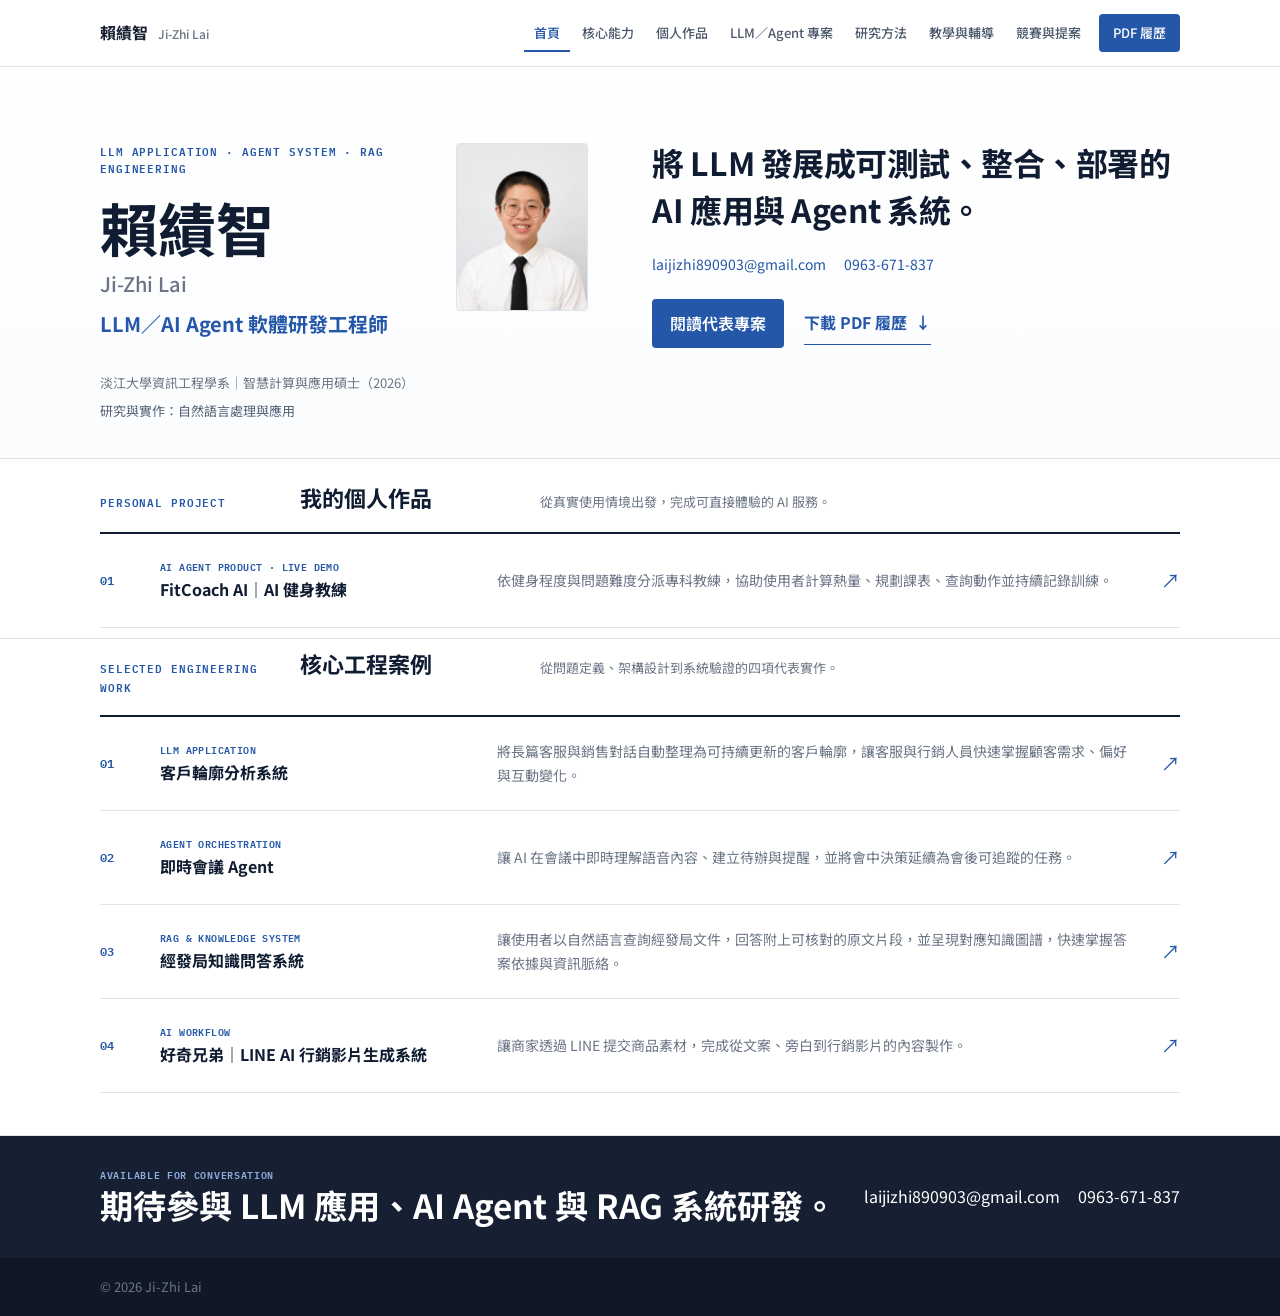
<file: index.html>
<!doctype html>
<html lang="zh-Hant-TW">
<head>
  <meta charset="utf-8">
  <meta name="viewport" content="width=device-width, initial-scale=1">
  <meta name="description" content="賴績智的 FitCoach AI、LLM 軟體解決方案、AI Agent 工作流、RAG 系統與 GenAI 工程作品集。">
  <meta name="theme-color" content="#ffffff">
  <link rel="icon" href="favicon.svg" type="image/svg+xml">
  <title>賴績智 Ji-Zhi Lai｜LLM／AI Agent 軟體研發工程師</title>
  <link rel="preconnect" href="https://fonts.googleapis.com">
  <link rel="preconnect" href="https://fonts.gstatic.com" crossorigin>
  <link href="https://fonts.googleapis.com/css2?family=IBM+Plex+Mono:wght@500;600&family=Noto+Sans+TC:wght@400;500;600;700&display=swap" rel="stylesheet">
  <link rel="stylesheet" href="styles.css">
  <script src="script.js" defer></script>
</head>
<body id="top" data-page="home">
  <a class="skip-link" href="#main">跳至主要內容</a>
  <header class="site-header">
    <div class="container header-inner">
      <a class="brand" href="index.html">賴績智 <span>Ji-Zhi Lai</span></a>
      <button class="menu-toggle" type="button" aria-expanded="false" aria-controls="site-nav" aria-label="開啟導覽"><span></span><span></span><span></span></button>
      <nav id="site-nav" class="site-nav" aria-label="履歷分類">
        <a href="index.html" data-page="home" aria-current="page">首頁</a>
        <a href="skills.html" data-page="skills">核心能力</a>
        <a href="fitcoach.html" data-page="fitcoach">個人作品</a>
        <a href="projects.html" data-page="projects">LLM／Agent 專案</a>
        <a href="thesis.html" data-page="thesis">研究方法</a>
        <a href="experience.html" data-page="experience">教學與輔導</a>
        <a href="competitions.html" data-page="competitions">競賽與提案</a>
        <a class="pdf-link" href="賴績智_履歷_LLM_AI_Agent.pdf" download>PDF 履歷</a>
      </nav>
    </div>
  </header>

  <main id="main">
    <section id="about" class="hero">
      <div class="container hero-grid">
        <div class="identity">
          <div class="identity-copy">
            <p class="eyebrow">LLM APPLICATION · AGENT SYSTEM · RAG ENGINEERING</p>
            <h1>賴績智 <span>Ji-Zhi Lai</span></h1>
            <p class="job-title">LLM／AI Agent 軟體研發工程師</p>
          </div>
          <img class="profile-photo" src="assets/profile-photo.png" alt="賴績智個人照" width="132" height="168">
          <p class="degree">淡江大學資訊工程學系｜智慧計算與應用碩士（2026）<br><span>研究與實作：自然語言處理與應用</span></p>
        </div>

        <div class="hero-copy">
          <p class="value-statement">將 LLM 發展成可測試、整合、部署的 AI 應用與 Agent 系統。</p>
          <div class="contact-list">
            <a href="mailto:laijizhi890903@gmail.com">laijizhi890903@gmail.com</a>
            <a href="tel:+886963671837">0963-671-837</a>
          </div>
          <div class="hero-actions">
            <a class="primary-button" href="projects.html">閱讀代表專案</a>
            <a class="text-button" href="賴績智_履歷_LLM_AI_Agent.pdf" download>下載 PDF 履歷 <span aria-hidden="true">↓</span></a>
          </div>
        </div>
      </div>
    </section>

    <section class="evidence-section personal-work-section" aria-labelledby="fitcoach-home-title">
      <div class="container">
        <div class="evidence-heading">
          <p>PERSONAL PROJECT</p>
          <h2 id="fitcoach-home-title">我的個人作品</h2>
          <span>從真實使用情境出發，完成可直接體驗的 AI 服務。</span>
        </div>
        <div class="evidence-index">
          <a href="fitcoach.html" class="evidence-row">
            <span class="evidence-number">01</span>
            <div class="evidence-title"><span>AI AGENT PRODUCT · LIVE DEMO</span><strong>FitCoach AI｜AI 健身教練</strong></div>
            <p>依健身程度與問題難度分派專科教練，協助使用者計算熱量、規劃課表、查詢動作並持續記錄訓練。</p>
            <span class="evidence-arrow" aria-hidden="true">↗</span>
          </a>
        </div>
      </div>
    </section>

    <section class="evidence-section core-work-section" aria-labelledby="evidence-title">
      <div class="container">
        <div class="evidence-heading">
          <p>SELECTED ENGINEERING WORK</p>
          <h2 id="evidence-title">核心工程案例</h2>
          <span>從問題定義、架構設計到系統驗證的四項代表實作。</span>
        </div>
        <div class="evidence-index">
          <a href="projects.html#persona" class="evidence-row">
            <span class="evidence-number">01</span>
            <div class="evidence-title"><span>LLM APPLICATION</span><strong>客戶輪廓分析系統</strong></div>
            <p>將長篇客服與銷售對話自動整理為可持續更新的客戶輪廓，讓客服與行銷人員快速掌握顧客需求、偏好與互動變化。</p>
            <span class="evidence-arrow" aria-hidden="true">↗</span>
          </a>
          <a href="projects.html#meeting-agent" class="evidence-row">
            <span class="evidence-number">02</span>
            <div class="evidence-title"><span>AGENT ORCHESTRATION</span><strong>即時會議 Agent</strong></div>
            <p>讓 AI 在會議中即時理解語音內容、建立待辦與提醒，並將會中決策延續為會後可追蹤的任務。</p>
            <span class="evidence-arrow" aria-hidden="true">↗</span>
          </a>
          <a href="projects.html#lightrag" class="evidence-row">
            <span class="evidence-number">03</span>
            <div class="evidence-title"><span>RAG &amp; KNOWLEDGE SYSTEM</span><strong>經發局知識問答系統</strong></div>
            <p>讓使用者以自然語言查詢經發局文件，回答附上可核對的原文片段，並呈現對應知識圖譜，快速掌握答案依據與資訊脈絡。</p>
            <span class="evidence-arrow" aria-hidden="true">↗</span>
          </a>
          <a href="projects.html#genai-workflow" class="evidence-row">
            <span class="evidence-number">04</span>
            <div class="evidence-title"><span>AI WORKFLOW</span><strong>好奇兄弟｜LINE AI 行銷影片生成系統</strong></div>
            <p>讓商家透過 LINE 提交商品素材，完成從文案、旁白到行銷影片的內容製作。</p>
            <span class="evidence-arrow" aria-hidden="true">↗</span>
          </a>
        </div>
      </div>
    </section>

    <section id="contact" class="section contact-section">
      <div class="container contact-grid">
        <div><p class="contact-kicker">AVAILABLE FOR CONVERSATION</p><h2>期待參與 LLM 應用、AI Agent 與 RAG 系統研發。</h2></div>
        <div class="contact-links"><a href="mailto:laijizhi890903@gmail.com">laijizhi890903@gmail.com</a><a href="tel:+886963671837">0963-671-837</a></div>
      </div>
    </section>
  </main>
  <footer class="site-footer"><div class="container">© 2026 Ji-Zhi Lai</div></footer>
</body>
</html>
</file>
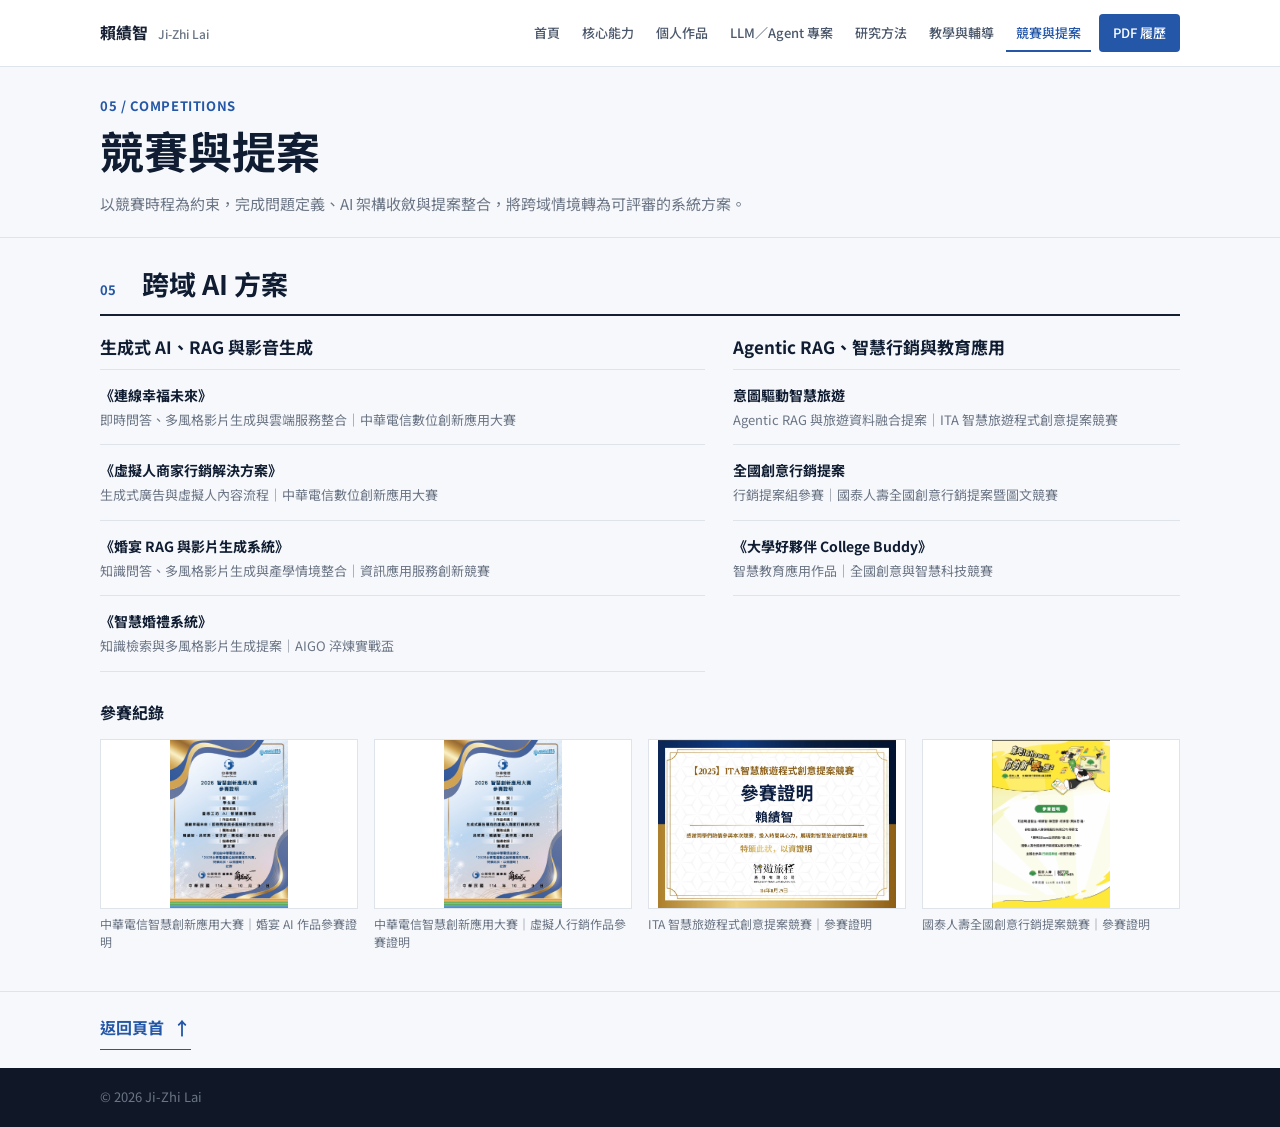
<file: competitions.html>
<!doctype html>
<html lang="zh-Hant-TW">
<head>
  <meta charset="utf-8">
  <meta name="viewport" content="width=device-width, initial-scale=1">
  <meta name="description" content="七件跨域 AI 方案與提案紀錄，涵蓋生成式影音、RAG、智慧旅遊與教育應用。">
  <meta name="theme-color" content="#ffffff">
  <link rel="icon" href="favicon.svg" type="image/svg+xml">
  <title>競賽與提案｜賴績智 Ji-Zhi Lai</title>
  <link rel="preconnect" href="https://fonts.googleapis.com">
  <link rel="preconnect" href="https://fonts.gstatic.com" crossorigin>
  <link href="https://fonts.googleapis.com/css2?family=IBM+Plex+Mono:wght@500;600&family=Noto+Sans+TC:wght@400;500;600;700&display=swap" rel="stylesheet">
  <link rel="stylesheet" href="styles.css">
  <script src="script.js" defer></script>
</head>
<body id="top" data-page="competitions">
  <a class="skip-link" href="#main">跳至主要內容</a>
  <header class="site-header">
    <div class="container header-inner">
      <a class="brand" href="index.html">賴績智 <span>Ji-Zhi Lai</span></a>
      <button class="menu-toggle" type="button" aria-expanded="false" aria-controls="site-nav" aria-label="開啟導覽"><span></span><span></span><span></span></button>
      <nav id="site-nav" class="site-nav" aria-label="履歷分類">
        <a href="index.html" data-page="home">首頁</a>
        <a href="skills.html" data-page="skills">核心能力</a>
        <a href="fitcoach.html" data-page="fitcoach">個人作品</a>
        <a href="projects.html" data-page="projects">LLM／Agent 專案</a>
        <a href="thesis.html" data-page="thesis">研究方法</a>
        <a href="experience.html" data-page="experience">教學與輔導</a>
        <a href="competitions.html" data-page="competitions" aria-current="page">競賽與提案</a>
        <a class="pdf-link" href="賴績智_履歷_LLM_AI_Agent.pdf" download>PDF 履歷</a>
      </nav>
    </div>
  </header>
  <main id="main">
    <section class="page-hero" aria-labelledby="page-title">
      <div class="container">
        <p>05 / COMPETITIONS</p>
        <h1 id="page-title">競賽與提案</h1>
        <div>以競賽時程為約束，完成問題定義、AI 架構收斂與提案整合，將跨域情境轉為可評審的系統方案。</div>
      </div>
    </section>
    <section id="competitions" class="section section-muted">
      <div class="container">
        <div class="section-title"><p>05</p><h2>跨域 AI 方案</h2></div>
        <div class="competition-groups">
          <section><h3>生成式 AI、RAG 與影音生成</h3><ul>
            <li><strong>《連線幸福未來》</strong><span>即時問答、多風格影片生成與雲端服務整合｜中華電信數位創新應用大賽</span></li>
            <li><strong>《虛擬人商家行銷解決方案》</strong><span>生成式廣告與虛擬人內容流程｜中華電信數位創新應用大賽</span></li>
            <li><strong>《婚宴 RAG 與影片生成系統》</strong><span>知識問答、多風格影片生成與產學情境整合｜資訊應用服務創新競賽</span></li>
            <li><strong>《智慧婚禮系統》</strong><span>知識檢索與多風格影片生成提案｜AIGO 淬煉實戰盃</span></li>
          </ul></section>
          <section><h3>Agentic RAG、智慧行銷與教育應用</h3><ul>
            <li><strong>意圖驅動智慧旅遊</strong><span>Agentic RAG 與旅遊資料融合提案｜ITA 智慧旅遊程式創意提案競賽</span></li>
            <li><strong>全國創意行銷提案</strong><span>行銷提案組參賽｜國泰人壽全國創意行銷提案暨圖文競賽</span></li>
            <li><strong>《大學好夥伴 College Buddy》</strong><span>智慧教育應用作品｜全國創意與智慧科技競賽</span></li>
          </ul></section>
        </div>
        <h3 class="certificate-heading">參賽紀錄</h3>
        <div class="certificate-gallery" aria-label="參賽紀錄">
          <figure><a href="assets/certificate-cht-wedding.jpg" target="_blank" rel="noreferrer"><img src="assets/certificate-cht-wedding.jpg" alt="中華電信智慧創新應用大賽婚宴作品參賽證明"></a><figcaption>中華電信智慧創新應用大賽｜婚宴 AI 作品參賽證明</figcaption></figure>
          <figure><a href="assets/certificate-cht-virtual-human.jpg" target="_blank" rel="noreferrer"><img src="assets/certificate-cht-virtual-human.jpg" alt="中華電信智慧創新應用大賽虛擬人行銷作品參賽證明"></a><figcaption>中華電信智慧創新應用大賽｜虛擬人行銷作品參賽證明</figcaption></figure>
          <figure><a href="assets/certificate-ita-travel.jpg" target="_blank" rel="noreferrer"><img src="assets/certificate-ita-travel.jpg" alt="ITA 智慧旅遊程式創意提案競賽參賽證明"></a><figcaption>ITA 智慧旅遊程式創意提案競賽｜參賽證明</figcaption></figure>
          <figure><a href="assets/certificate-cathay-marketing.png" target="_blank" rel="noreferrer"><img src="assets/certificate-cathay-marketing.png" alt="國泰人壽全國創意行銷提案競賽參賽證明"></a><figcaption>國泰人壽全國創意行銷提案競賽｜參賽證明</figcaption></figure>
        </div>
      </div>
    </section>
  </main>
  <div class="page-end"><div class="container"><a class="back-to-top" href="#top">返回頁首 <span aria-hidden="true">↑</span></a></div></div>
  <footer class="site-footer"><div class="container">© 2026 Ji-Zhi Lai</div></footer>
</body>
</html>
</file>
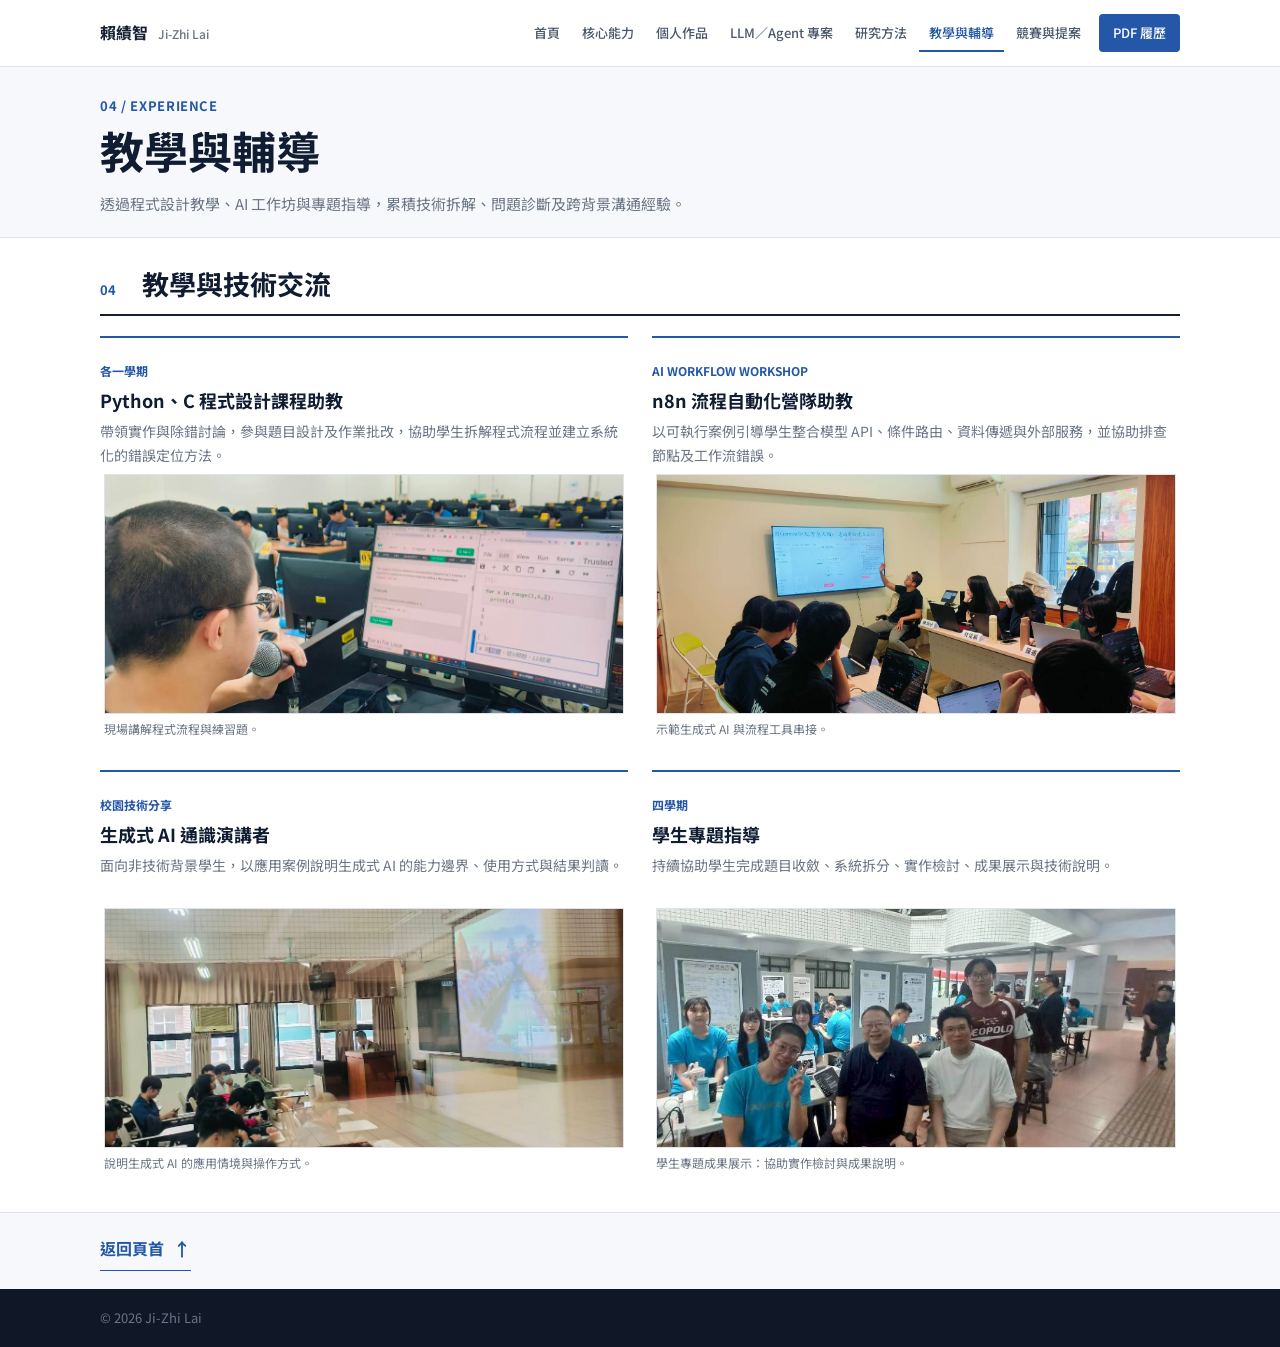
<file: experience.html>
<!doctype html>
<html lang="zh-Hant-TW">
<head>
  <meta charset="utf-8">
  <meta name="viewport" content="width=device-width, initial-scale=1">
  <meta name="description" content="Python／C 程式設計、n8n 流程自動化、生成式 AI 技術分享與學生專題指導經驗。">
  <meta name="theme-color" content="#ffffff">
  <link rel="icon" href="favicon.svg" type="image/svg+xml">
  <title>教學與輔導｜賴績智 Ji-Zhi Lai</title>
  <link rel="preconnect" href="https://fonts.googleapis.com">
  <link rel="preconnect" href="https://fonts.gstatic.com" crossorigin>
  <link href="https://fonts.googleapis.com/css2?family=IBM+Plex+Mono:wght@500;600&family=Noto+Sans+TC:wght@400;500;600;700&display=swap" rel="stylesheet">
  <link rel="stylesheet" href="styles.css">
  <script src="script.js" defer></script>
</head>
<body id="top" data-page="experience">
  <a class="skip-link" href="#main">跳至主要內容</a>
  <header class="site-header">
    <div class="container header-inner">
      <a class="brand" href="index.html">賴績智 <span>Ji-Zhi Lai</span></a>
      <button class="menu-toggle" type="button" aria-expanded="false" aria-controls="site-nav" aria-label="開啟導覽"><span></span><span></span><span></span></button>
      <nav id="site-nav" class="site-nav" aria-label="履歷分類">
        <a href="index.html" data-page="home">首頁</a>
        <a href="skills.html" data-page="skills">核心能力</a>
        <a href="fitcoach.html" data-page="fitcoach">個人作品</a>
        <a href="projects.html" data-page="projects">LLM／Agent 專案</a>
        <a href="thesis.html" data-page="thesis">研究方法</a>
        <a href="experience.html" data-page="experience" aria-current="page">教學與輔導</a>
        <a href="competitions.html" data-page="competitions">競賽與提案</a>
        <a class="pdf-link" href="賴績智_履歷_LLM_AI_Agent.pdf" download>PDF 履歷</a>
      </nav>
    </div>
  </header>
  <main id="main">
    <section class="page-hero" aria-labelledby="page-title">
      <div class="container">
        <p>04 / EXPERIENCE</p>
        <h1 id="page-title">教學與輔導</h1>
        <div>透過程式設計教學、AI 工作坊與專題指導，累積技術拆解、問題診斷及跨背景溝通經驗。</div>
      </div>
    </section>
    <section id="experience" class="section">
      <div class="container">
        <div class="section-title"><p>04</p><h2>教學與技術交流</h2></div>
        <div class="teaching-stories" aria-label="教學、演講與專題指導經驗">
          <article class="teaching-story" data-experience="programming-ta">
            <header><span>各一學期</span><h3>Python、C 程式設計課程助教</h3><p>帶領實作與除錯討論，參與題目設計及作業批改，協助學生拆解程式流程並建立系統化的錯誤定位方法。</p></header>
            <div class="photo-grid single-item"><figure><img src="assets/teaching-python-01.jpg" alt="賴績智帶領 Python 程式設計助教課"><figcaption>現場講解程式流程與練習題。</figcaption></figure></div>
          </article>
          <article class="teaching-story" data-experience="n8n-camp">
            <header><span>AI WORKFLOW WORKSHOP</span><h3>n8n 流程自動化營隊助教</h3><p>以可執行案例引導學生整合模型 API、條件路由、資料傳遞與外部服務，並協助排查節點及工作流錯誤。</p></header>
            <div class="photo-grid single-item"><figure><img src="assets/teaching-n8n-01.jpg" alt="賴績智於 n8n 營隊示範自動化工具"><figcaption>示範生成式 AI 與流程工具串接。</figcaption></figure></div>
          </article>
          <article class="teaching-story" data-experience="ai-talk">
            <header><span>校園技術分享</span><h3>生成式 AI 通識演講者</h3><p>面向非技術背景學生，以應用案例說明生成式 AI 的能力邊界、使用方式與結果判讀。</p></header>
            <div class="photo-grid single-item"><figure><img src="assets/teaching-ai-talk-01.jpg" alt="賴績智進行生成式 AI 通識演講"><figcaption>說明生成式 AI 的應用情境與操作方式。</figcaption></figure></div>
          </article>
          <article class="teaching-story" data-experience="project-guidance">
            <header><span>四學期</span><h3>學生專題指導</h3><p>持續協助學生完成題目收斂、系統拆分、實作檢討、成果展示與技術說明。</p></header>
            <div class="photo-grid single-item"><figure><img src="assets/project-guidance.jpg" alt="賴績智參與學生專題指導與成果展示"><figcaption>學生專題成果展示：協助實作檢討與成果說明。</figcaption></figure></div>
          </article>
        </div>
      </div>
    </section>
  </main>
  <div class="page-end"><div class="container"><a class="back-to-top" href="#top">返回頁首 <span aria-hidden="true">↑</span></a></div></div>
  <footer class="site-footer"><div class="container">© 2026 Ji-Zhi Lai</div></footer>
</body>
</html>
</file>
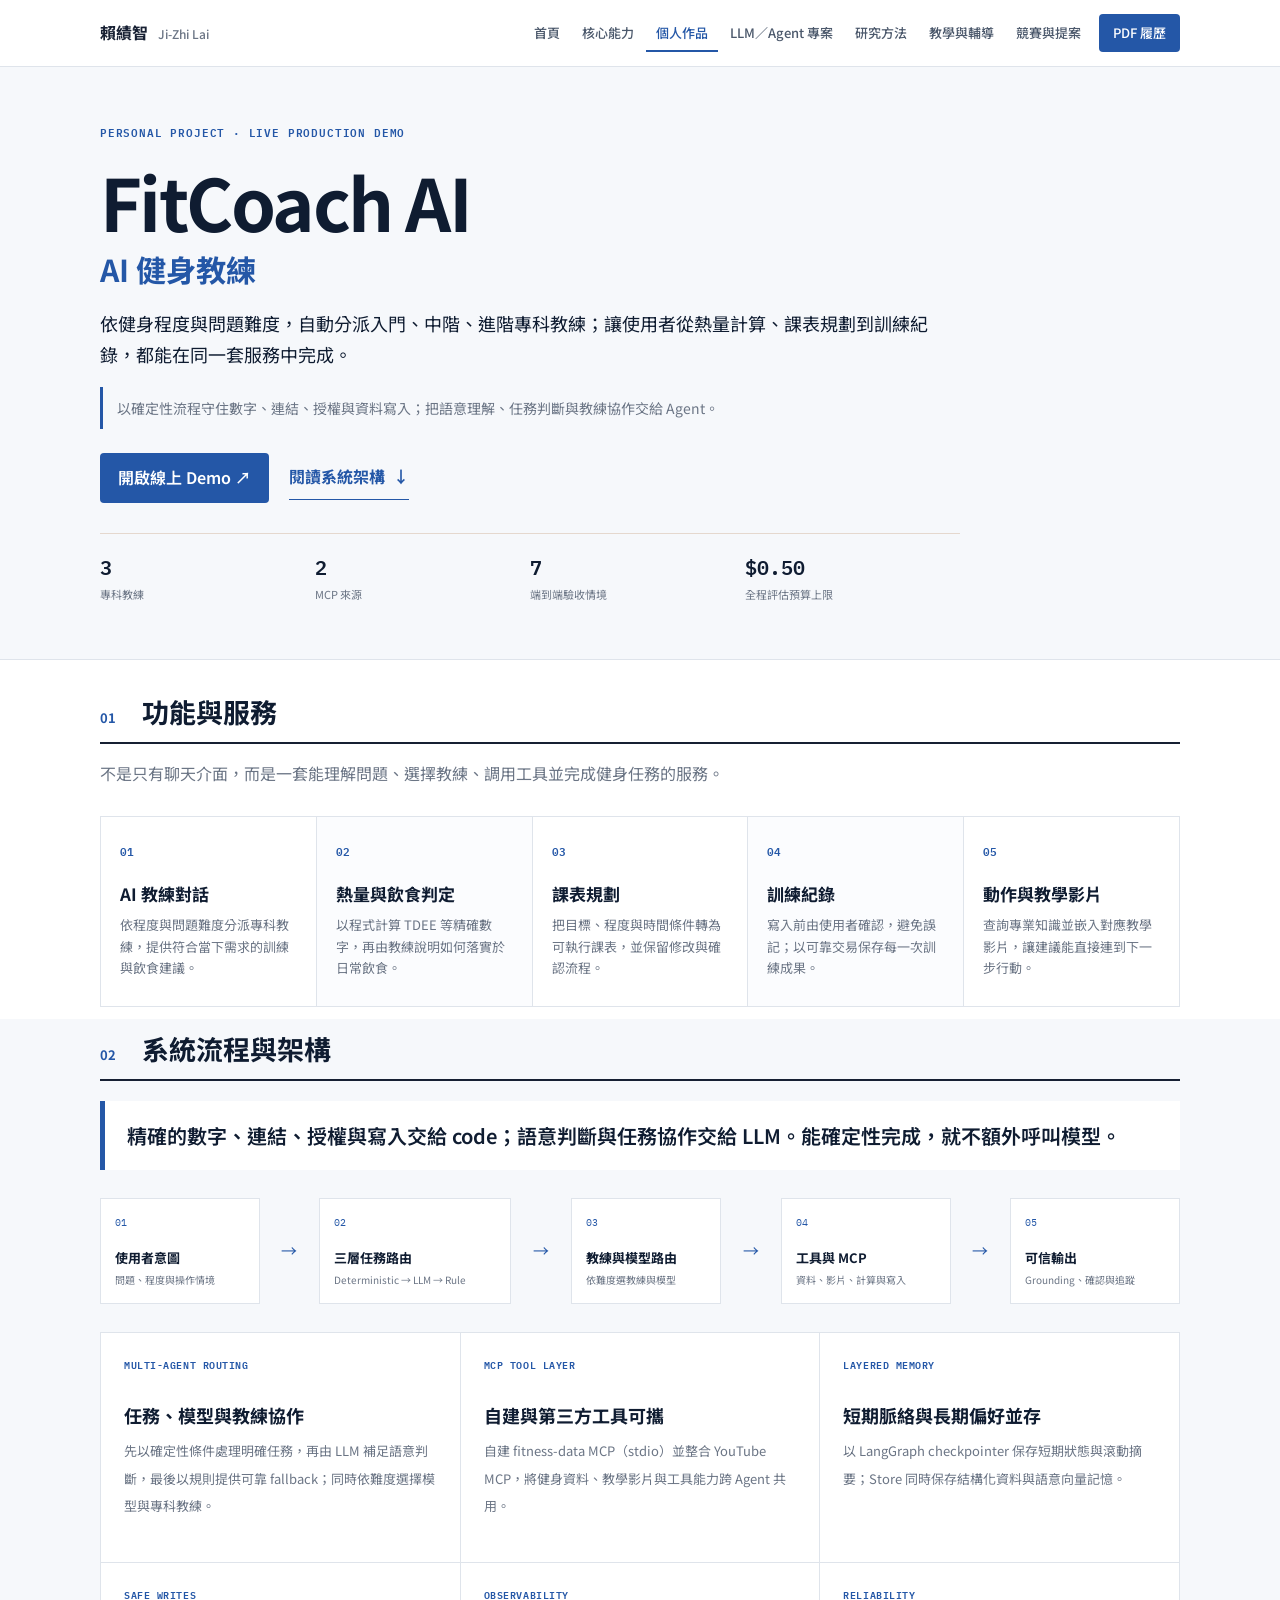
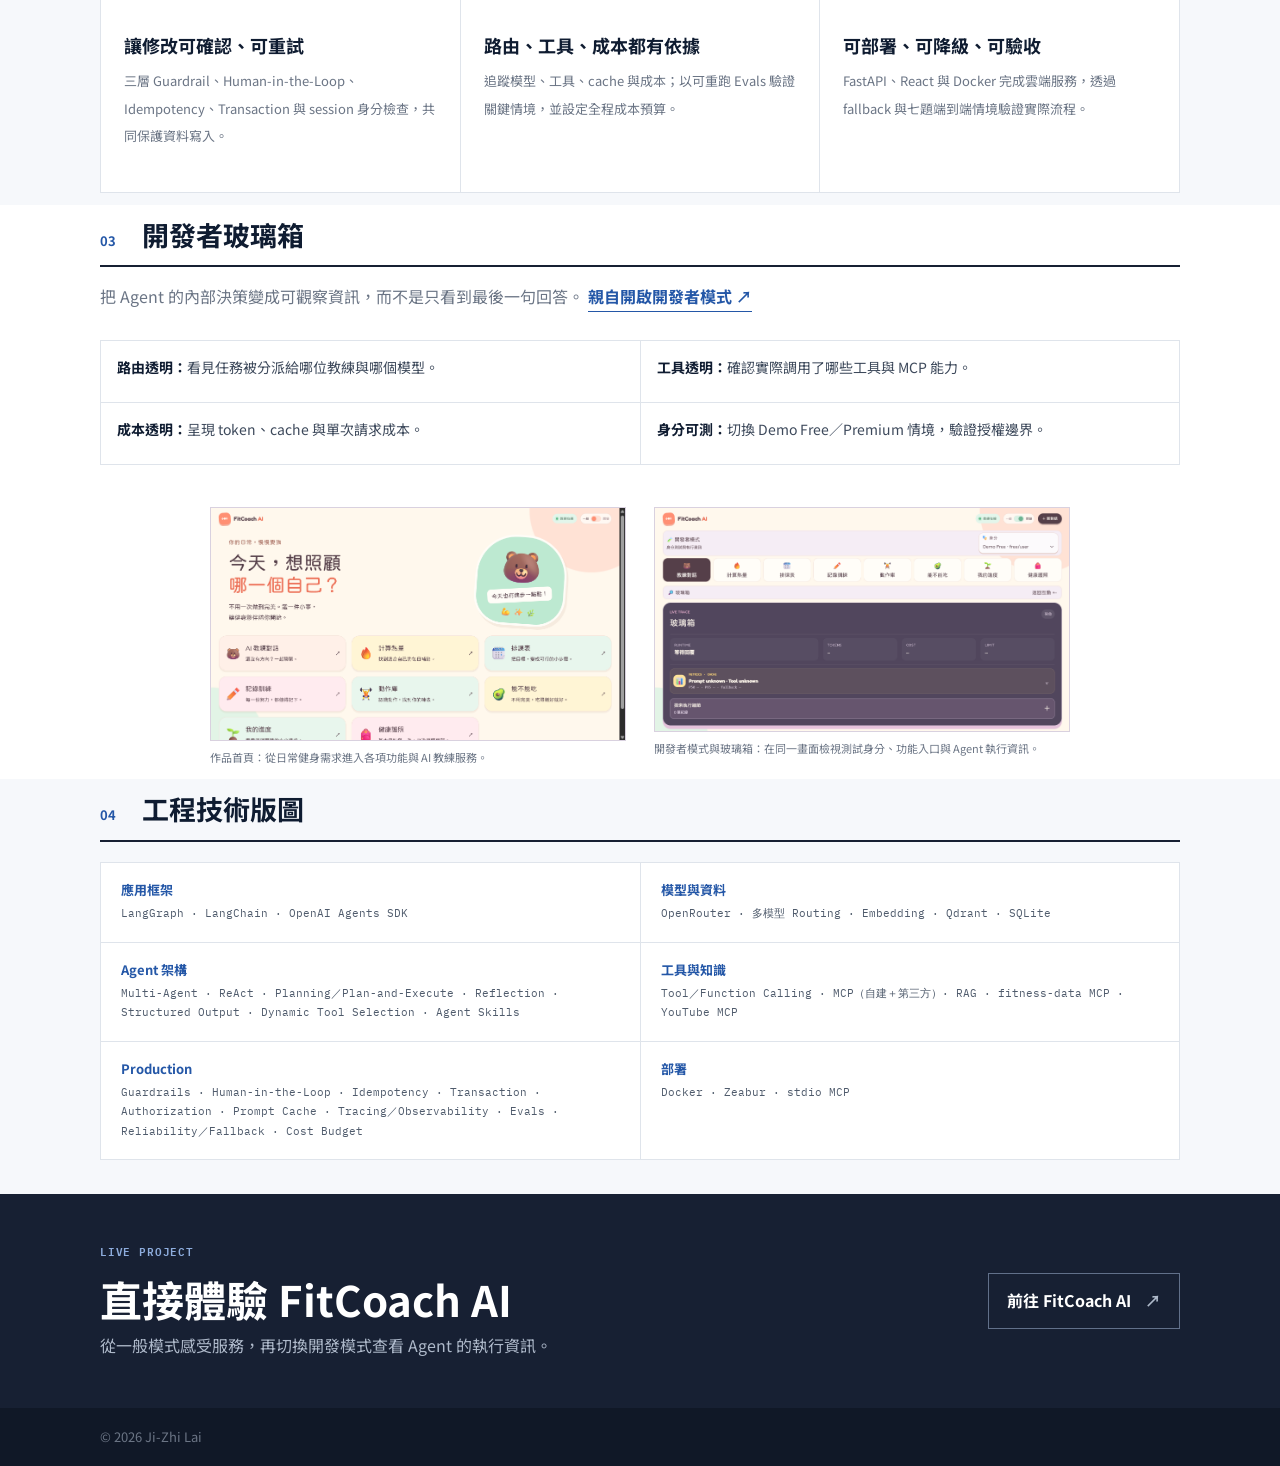
<file: fitcoach.html>
<!doctype html>
<html lang="zh-Hant-TW">
<head>
  <meta charset="utf-8">
  <meta name="viewport" content="width=device-width, initial-scale=1">
  <meta name="description" content="FitCoach AI 是一套依健身程度與問題難度自動分派專科教練，並以開發者玻璃箱呈現 Agent 決策的 production 級 AI 健身教練系統。">
  <meta name="theme-color" content="#ffffff">
  <link rel="icon" href="favicon.svg" type="image/svg+xml">
  <title>FitCoach AI｜AI 健身教練｜賴績智 Ji-Zhi Lai</title>
  <link rel="preconnect" href="https://fonts.googleapis.com">
  <link rel="preconnect" href="https://fonts.gstatic.com" crossorigin>
  <link href="https://fonts.googleapis.com/css2?family=IBM+Plex+Mono:wght@500;600&family=Noto+Sans+TC:wght@400;500;600;700&display=swap" rel="stylesheet">
  <link rel="stylesheet" href="styles.css">
  <script src="script.js" defer></script>
</head>
<body id="top" class="fitcoach-page" data-page="fitcoach">
  <a class="skip-link" href="#main">跳至主要內容</a>
  <header class="site-header">
    <div class="container header-inner">
      <a class="brand" href="index.html">賴績智 <span>Ji-Zhi Lai</span></a>
      <button class="menu-toggle" type="button" aria-expanded="false" aria-controls="site-nav" aria-label="開啟導覽"><span></span><span></span><span></span></button>
      <nav id="site-nav" class="site-nav" aria-label="履歷分類">
        <a href="index.html" data-page="home">首頁</a>
        <a href="skills.html" data-page="skills">核心能力</a>
        <a href="fitcoach.html" data-page="fitcoach" aria-current="page">個人作品</a>
        <a href="projects.html" data-page="projects">LLM／Agent 專案</a>
        <a href="thesis.html" data-page="thesis">研究方法</a>
        <a href="experience.html" data-page="experience">教學與輔導</a>
        <a href="competitions.html" data-page="competitions">競賽與提案</a>
        <a class="pdf-link" href="賴績智_履歷_LLM_AI_Agent.pdf" download>PDF 履歷</a>
      </nav>
    </div>
  </header>

  <main id="main">
    <section class="fitcoach-hero" aria-labelledby="fitcoach-title">
      <div class="container fitcoach-hero-grid">
        <div class="fitcoach-hero-copy">
          <p class="fitcoach-kicker">PERSONAL PROJECT · LIVE PRODUCTION DEMO</p>
          <h1 id="fitcoach-title">FitCoach AI <span>AI 健身教練</span></h1>
          <p class="fitcoach-lead">依健身程度與問題難度，自動分派入門、中階、進階專科教練；讓使用者從熱量計算、課表規劃到訓練紀錄，都能在同一套服務中完成。</p>
          <p class="fitcoach-thesis">以確定性流程守住數字、連結、授權與資料寫入；把語意理解、任務判斷與教練協作交給 Agent。</p>
          <div class="fitcoach-actions">
            <a class="primary-button fitcoach-live-button" href="https://fitcoach-demo-lai.zeabur.app/" target="_blank" rel="noopener">開啟線上 Demo <span aria-hidden="true">↗</span></a>
            <a class="text-button" href="#architecture">閱讀系統架構 <span aria-hidden="true">↓</span></a>
          </div>
          <dl class="fitcoach-metrics" aria-label="FitCoach AI 專案摘要">
            <div><dt>3</dt><dd>專科教練</dd></div>
            <div><dt>2</dt><dd>MCP 來源</dd></div>
            <div><dt>7</dt><dd>端到端驗收情境</dd></div>
            <div><dt>$0.50</dt><dd>全程評估預算上限</dd></div>
          </dl>
        </div>
      </div>
    </section>

    <section class="section fitcoach-service" aria-labelledby="service-title">
      <div class="container">
          <div class="section-title"><p>01</p><h2 id="service-title">功能與服務</h2></div>
        <p class="fitcoach-section-intro">不是只有聊天介面，而是一套能理解問題、選擇教練、調用工具並完成健身任務的服務。</p>
        <div class="fitcoach-service-grid">
          <article><span>01</span><h3>AI 教練對話</h3><p>依程度與問題難度分派專科教練，提供符合當下需求的訓練與飲食建議。</p></article>
          <article><span>02</span><h3>熱量與飲食判定</h3><p>以程式計算 TDEE 等精確數字，再由教練說明如何落實於日常飲食。</p></article>
          <article><span>03</span><h3>課表規劃</h3><p>把目標、程度與時間條件轉為可執行課表，並保留修改與確認流程。</p></article>
          <article><span>04</span><h3>訓練紀錄</h3><p>寫入前由使用者確認，避免誤記；以可靠交易保存每一次訓練成果。</p></article>
          <article><span>05</span><h3>動作與教學影片</h3><p>查詢專業知識並嵌入對應教學影片，讓建議能直接連到下一步行動。</p></article>
        </div>
      </div>
    </section>

    <section id="architecture" class="section section-muted fitcoach-architecture" aria-labelledby="architecture-title">
      <div class="container">
          <div class="section-title"><p>02</p><h2 id="architecture-title">系統流程與架構</h2></div>
        <blockquote class="fitcoach-principle">精確的數字、連結、授權與寫入交給 code；語意判斷與任務協作交給 LLM。能確定性完成，就不額外呼叫模型。</blockquote>
        <div class="fitcoach-flow" role="group" aria-label="FitCoach AI 任務處理流程">
          <div><span>01</span><strong>使用者意圖</strong><small>問題、程度與操作情境</small></div>
          <i aria-hidden="true">→</i>
          <div><span>02</span><strong>三層任務路由</strong><small>Deterministic → LLM → Rule</small></div>
          <i aria-hidden="true">→</i>
          <div><span>03</span><strong>教練與模型路由</strong><small>依難度選教練與模型</small></div>
          <i aria-hidden="true">→</i>
          <div><span>04</span><strong>工具與 MCP</strong><small>資料、影片、計算與寫入</small></div>
          <i aria-hidden="true">→</i>
          <div><span>05</span><strong>可信輸出</strong><small>Grounding、確認與追蹤</small></div>
        </div>
        <div class="fitcoach-engineering-grid">
          <article><p>MULTI-AGENT ROUTING</p><h3>任務、模型與教練協作</h3><span>先以確定性條件處理明確任務，再由 LLM 補足語意判斷，最後以規則提供可靠 fallback；同時依難度選擇模型與專科教練。</span></article>
          <article><p>MCP TOOL LAYER</p><h3>自建與第三方工具可攜</h3><span>自建 fitness-data MCP（stdio）並整合 YouTube MCP，將健身資料、教學影片與工具能力跨 Agent 共用。</span></article>
          <article><p>LAYERED MEMORY</p><h3>短期脈絡與長期偏好並存</h3><span>以 LangGraph checkpointer 保存短期狀態與滾動摘要；Store 同時保存結構化資料與語意向量記憶。</span></article>
          <article><p>SAFE WRITES</p><h3>讓修改可確認、可重試</h3><span>三層 Guardrail、Human-in-the-Loop、Idempotency、Transaction 與 session 身分檢查，共同保護資料寫入。</span></article>
          <article><p>OBSERVABILITY</p><h3>路由、工具、成本都有依據</h3><span>追蹤模型、工具、cache 與成本；以可重跑 Evals 驗證關鍵情境，並設定全程成本預算。</span></article>
          <article><p>RELIABILITY</p><h3>可部署、可降級、可驗收</h3><span>FastAPI、React 與 Docker 完成雲端服務，透過 fallback 與七題端到端情境驗證實際流程。</span></article>
        </div>
      </div>
    </section>

    <section class="section fitcoach-glassbox" aria-labelledby="glassbox-title">
      <div class="container fitcoach-glassbox-grid">
        <div>
          <div class="section-title"><p>03</p><h2 id="glassbox-title">開發者玻璃箱</h2></div>
          <p class="fitcoach-section-intro">把 Agent 的內部決策變成可觀察資訊，而不是只看到最後一句回答。 <a class="inline-link" href="https://fitcoach-demo-lai.zeabur.app/" target="_blank" rel="noopener">親自開啟開發者模式 <span aria-hidden="true">↗</span></a></p>
          <ul class="fitcoach-checklist">
            <li><strong>路由透明：</strong>看見任務被分派給哪位教練與哪個模型。</li>
            <li><strong>工具透明：</strong>確認實際調用了哪些工具與 MCP 能力。</li>
            <li><strong>成本透明：</strong>呈現 token、cache 與單次請求成本。</li>
            <li><strong>身分可測：</strong>切換 Demo Free／Premium 情境，驗證授權邊界。</li>
          </ul>
        </div>
        <div class="fitcoach-glassbox-visuals">
          <figure>
            <img src="assets/fitcoach-home-overview.png" alt="FitCoach AI 首頁，提供 AI 教練對話、熱量計算、課表、訓練紀錄、動作庫與飲食判定入口" width="1918" height="1078">
            <figcaption>作品首頁：從日常健身需求進入各項功能與 AI 教練服務。</figcaption>
          </figure>
          <figure>
            <img src="assets/fitcoach-glassbox-overview.png" alt="FitCoach AI 開發者模式與玻璃箱完整畫面，呈現測試身分、功能入口、執行狀態、Token、成本與探索細節" width="1918" height="1036">
            <figcaption>開發者模式與玻璃箱：在同一畫面檢視測試身分、功能入口與 Agent 執行資訊。</figcaption>
          </figure>
        </div>
      </div>
    </section>

    <section class="section section-muted fitcoach-stack-section" aria-labelledby="stack-title">
      <div class="container">
        <div class="section-title"><p>04</p><h2 id="stack-title">工程技術版圖</h2></div>
        <div class="fitcoach-stack">
          <div><h3>應用框架</h3><p>LangGraph · LangChain · OpenAI Agents SDK</p></div>
          <div><h3>模型與資料</h3><p>OpenRouter · 多模型 Routing · Embedding · Qdrant · SQLite</p></div>
          <div><h3>Agent 架構</h3><p>Multi-Agent · ReAct · Planning／Plan-and-Execute · Reflection · Structured Output · Dynamic Tool Selection · Agent Skills</p></div>
          <div><h3>工具與知識</h3><p>Tool／Function Calling · MCP（自建＋第三方）· RAG · fitness-data MCP · YouTube MCP</p></div>
          <div><h3>Production</h3><p>Guardrails · Human-in-the-Loop · Idempotency · Transaction · Authorization · Prompt Cache · Tracing／Observability · Evals · Reliability／Fallback · Cost Budget</p></div>
          <div><h3>部署</h3><p>Docker · Zeabur · stdio MCP</p></div>
        </div>
      </div>
    </section>

    <section class="fitcoach-cta" aria-labelledby="demo-title">
      <div class="container fitcoach-cta-grid">
        <div><p>LIVE PROJECT</p><h2 id="demo-title">直接體驗 FitCoach AI</h2><span>從一般模式感受服務，再切換開發模式查看 Agent 的執行資訊。</span></div>
        <a href="https://fitcoach-demo-lai.zeabur.app/" target="_blank" rel="noopener">前往 FitCoach AI <span aria-hidden="true">↗</span></a>
      </div>
    </section>
  </main>
  <footer class="site-footer"><div class="container">© 2026 Ji-Zhi Lai</div></footer>
</body>
</html>
</file>
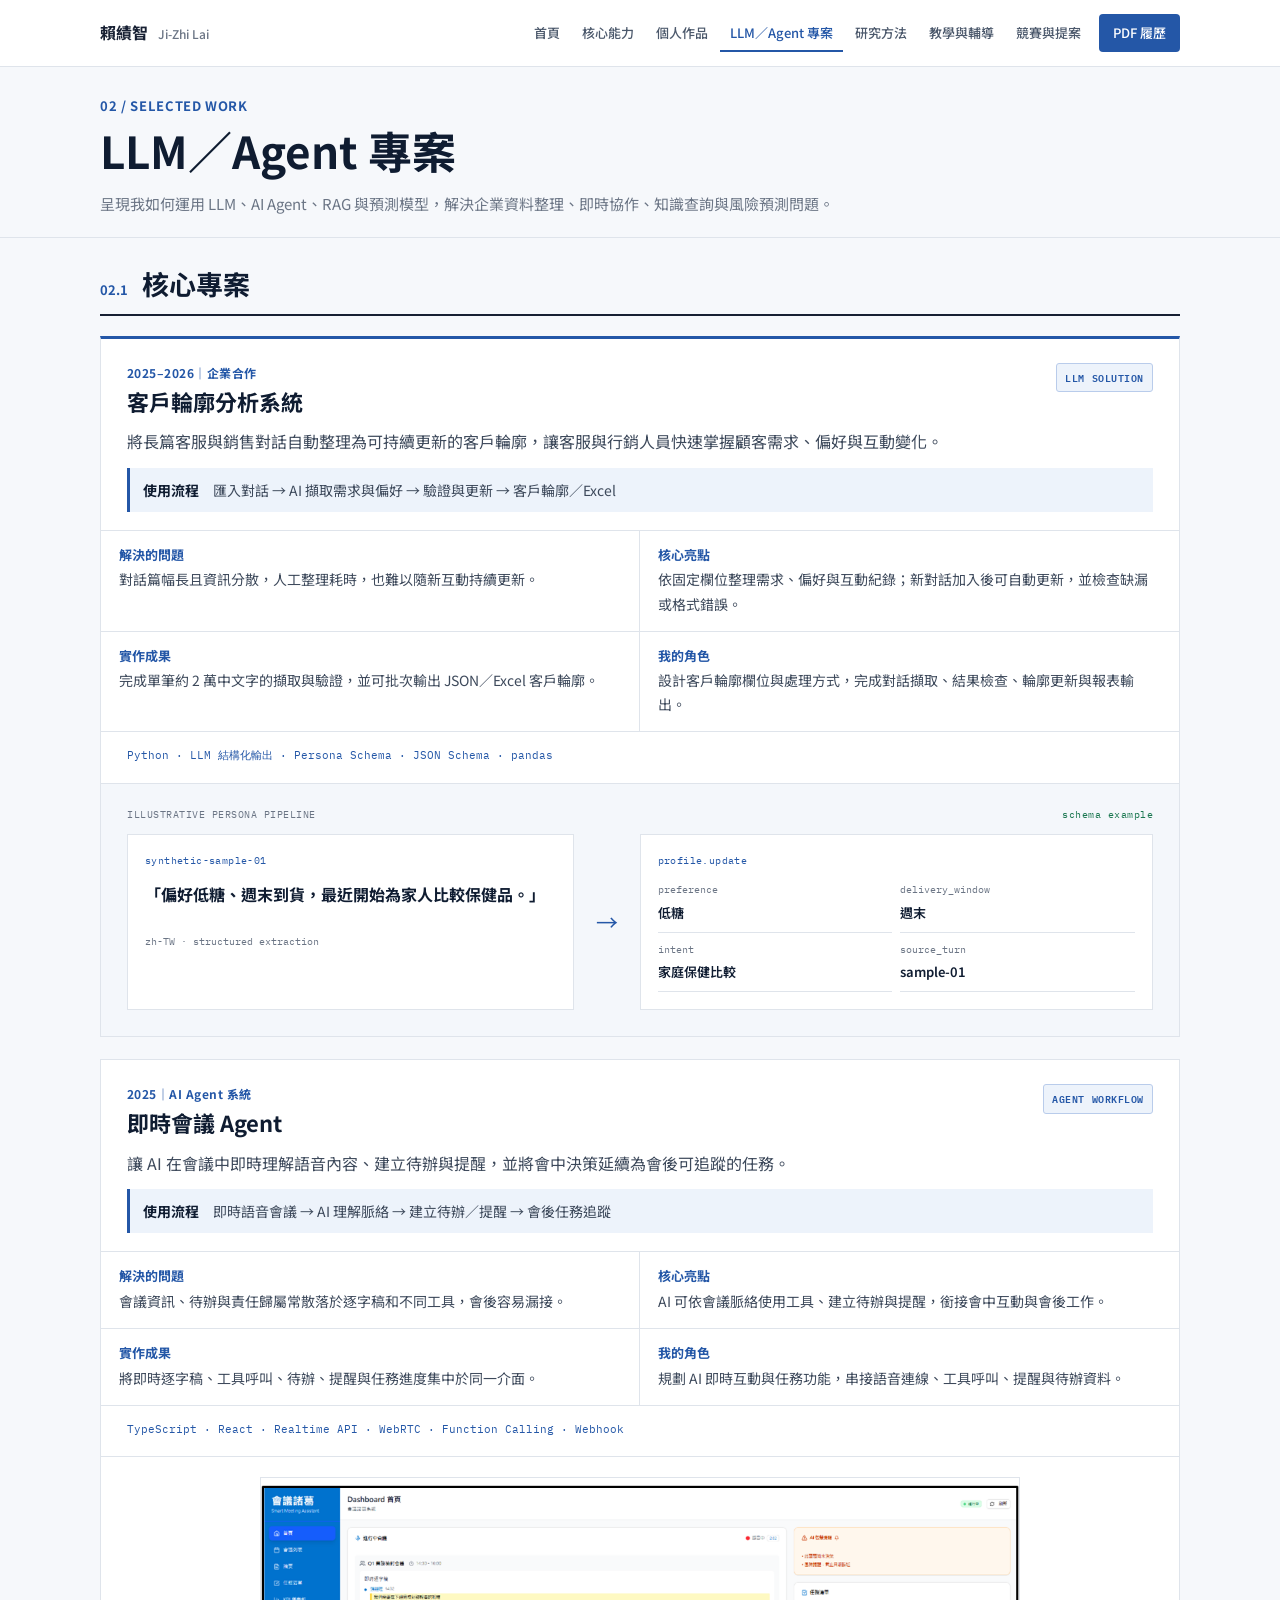
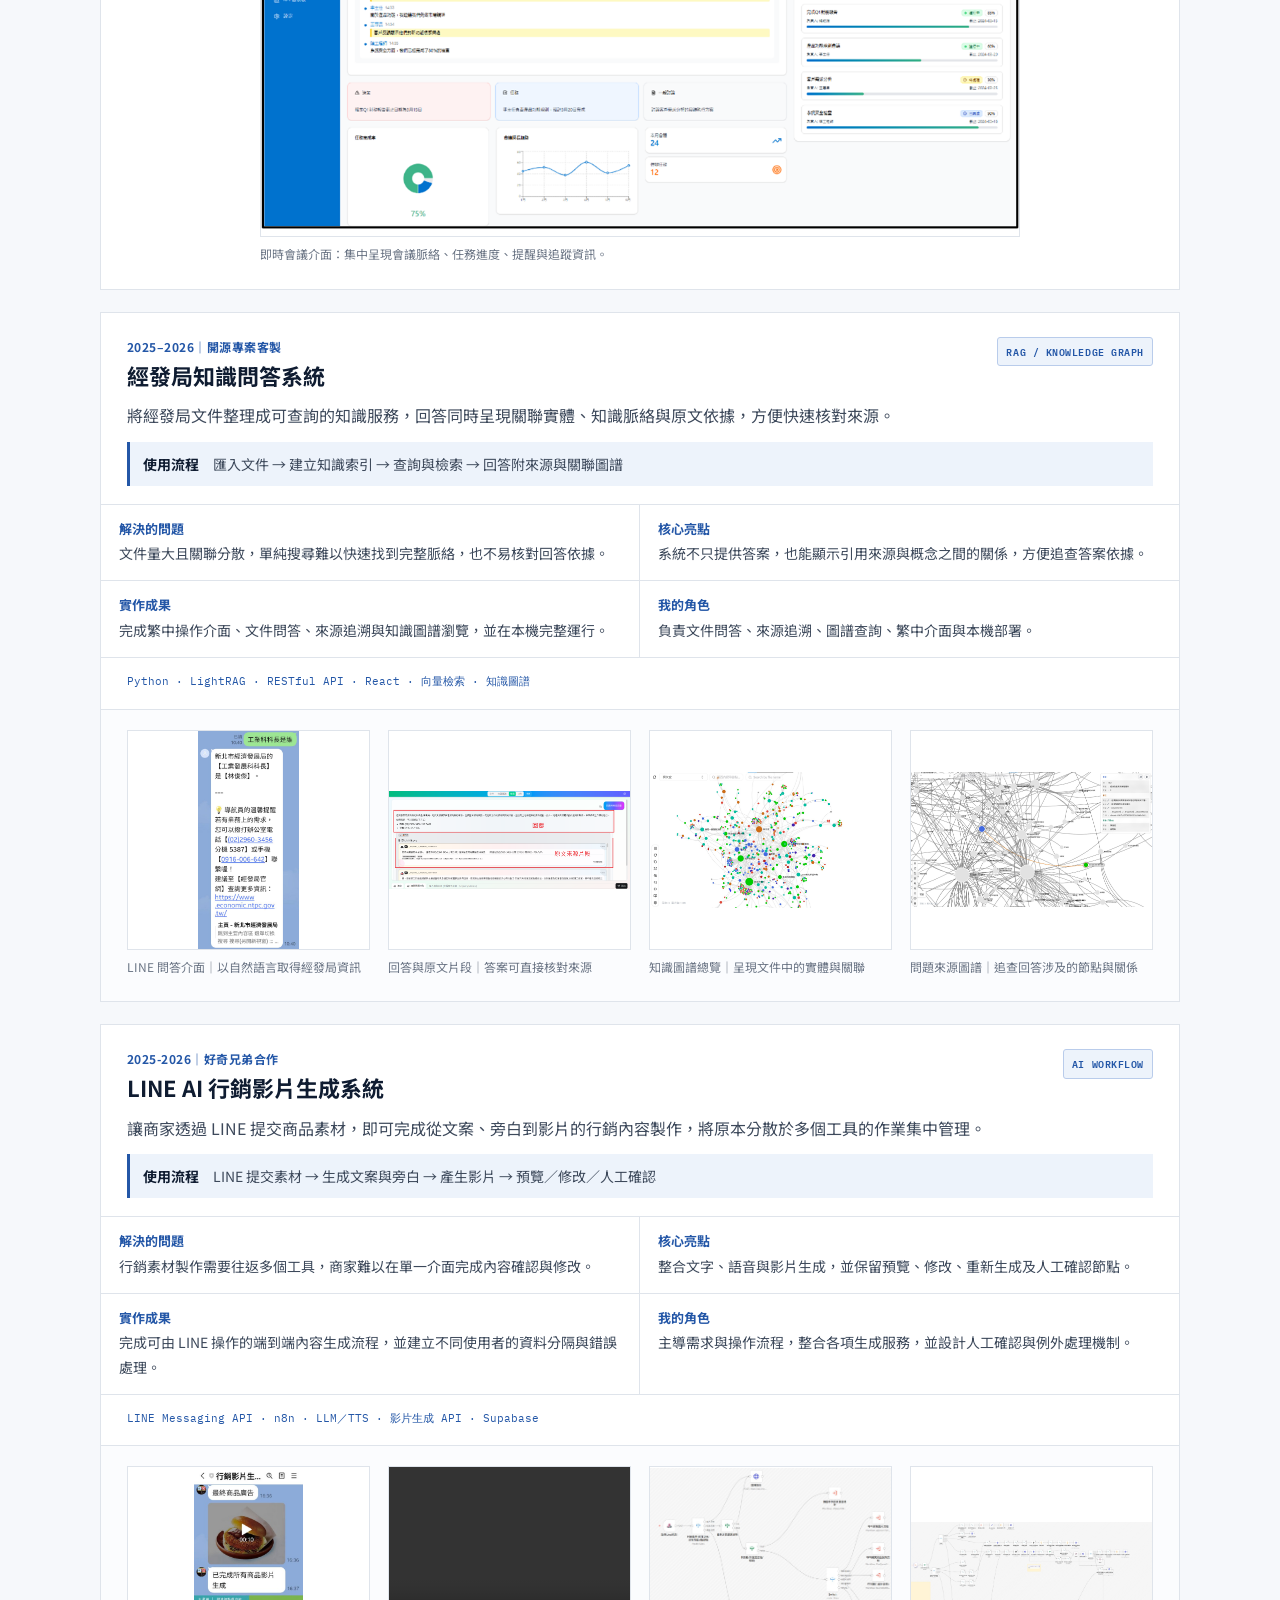
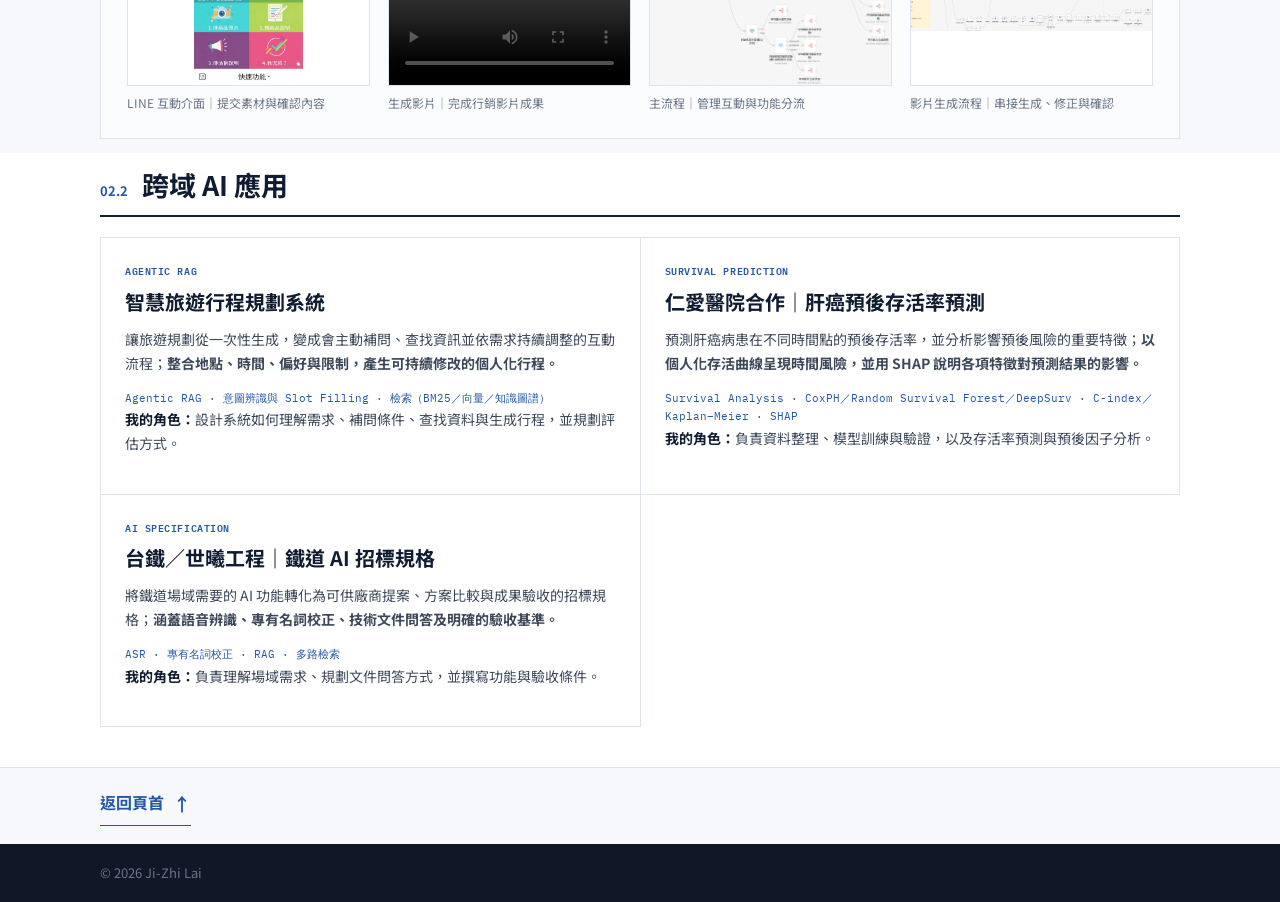
<file: projects.html>
<!doctype html>
<html lang="zh-Hant-TW">
<head>
  <meta charset="utf-8">
  <meta name="viewport" content="width=device-width, initial-scale=1">
  <meta name="description" content="客戶輪廓、即時會議 Agent、經發局知識問答、AI 工作流與預後存活率預測專案。">
  <meta name="theme-color" content="#ffffff">
  <link rel="icon" href="favicon.svg" type="image/svg+xml">
  <title>LLM／Agent 專案｜賴績智 Ji-Zhi Lai</title>
  <link rel="preconnect" href="https://fonts.googleapis.com"><link rel="preconnect" href="https://fonts.gstatic.com" crossorigin>
  <link href="https://fonts.googleapis.com/css2?family=IBM+Plex+Mono:wght@500;600&family=Noto+Sans+TC:wght@400;500;600;700&display=swap" rel="stylesheet">
  <link rel="stylesheet" href="styles.css"><script src="script.js" defer></script>
</head>
<body id="top" data-page="projects">
  <a class="skip-link" href="#main">跳至主要內容</a>
  <header class="site-header"><div class="container header-inner">
    <a class="brand" href="index.html">賴績智 <span>Ji-Zhi Lai</span></a>
    <button class="menu-toggle" type="button" aria-expanded="false" aria-controls="site-nav" aria-label="開啟導覽"><span></span><span></span><span></span></button>
    <nav id="site-nav" class="site-nav" aria-label="履歷分類"><a href="index.html" data-page="home">首頁</a><a href="skills.html" data-page="skills">核心能力</a><a href="fitcoach.html" data-page="fitcoach">個人作品</a><a href="projects.html" data-page="projects" aria-current="page">LLM／Agent 專案</a><a href="thesis.html" data-page="thesis">研究方法</a><a href="experience.html" data-page="experience">教學與輔導</a><a href="competitions.html" data-page="competitions">競賽與提案</a><a class="pdf-link" href="賴績智_履歷_LLM_AI_Agent.pdf" download>PDF 履歷</a></nav>
  </div></header>

  <main id="main">
    <section class="page-hero" aria-labelledby="page-title"><div class="container"><p>02 / SELECTED WORK</p><h1 id="page-title">LLM／Agent 專案</h1><div>呈現我如何運用 LLM、AI Agent、RAG 與預測模型，解決企業資料整理、即時協作、知識查詢與風險預測問題。</div></div></section>
    <section class="section section-muted"><div class="container">
      <div class="section-title"><p>02.1</p><h2>核心專案</h2></div>

      <article id="persona" class="project-card featured-project">
        <header><div><p>2025–2026｜企業合作</p><h3>客戶輪廓分析系統</h3></div><span class="status-label">LLM SOLUTION</span></header>
        <p class="project-lead">將長篇客服與銷售對話自動整理為可持續更新的客戶輪廓，讓客服與行銷人員快速掌握顧客需求、偏好與互動變化。</p>
        <p class="flow"><strong>使用流程</strong>　匯入對話 → AI 擷取需求與偏好 → 驗證與更新 → 客戶輪廓／Excel</p>
        <div class="project-grid">
          <div><h4>解決的問題</h4><p>對話篇幅長且資訊分散，人工整理耗時，也難以隨新互動持續更新。</p></div>
          <div><h4>核心亮點</h4><p>依固定欄位整理需求、偏好與互動紀錄；新對話加入後可自動更新，並檢查缺漏或格式錯誤。</p></div>
          <div><h4>實作成果</h4><p>完成單筆約 2 萬中文字的擷取與驗證，並可批次輸出 JSON／Excel 客戶輪廓。</p></div>
          <div><h4>我的角色</h4><p>設計客戶輪廓欄位與處理方式，完成對話擷取、結果檢查、輪廓更新與報表輸出。</p></div>
        </div>
        <div class="compact-tech">Python · LLM 結構化輸出 · Persona Schema · JSON Schema · pandas</div>
        <div class="synthetic-console" role="img" aria-label="合成 Persona 資料管線示意，展示對話輸入、欄位擷取與輪廓更新">
          <div class="console-top"><span>ILLUSTRATIVE PERSONA PIPELINE</span><span>schema example</span></div>
          <div class="console-body">
            <div class="conversation-snippet"><p>synthetic-sample-01</p><strong>「偏好低糖、週末到貨，最近開始為家人比較保健品。」</strong><span>zh-TW · structured extraction</span></div>
            <div class="console-arrow" aria-hidden="true">→</div>
            <div class="persona-fields"><p>profile.update</p><dl><div><dt>preference</dt><dd>低糖</dd></div><div><dt>delivery_window</dt><dd>週末</dd></div><div><dt>intent</dt><dd>家庭保健比較</dd></div><div><dt>source_turn</dt><dd>sample-01</dd></div></dl></div>
          </div>
        </div>
      </article>

      <article id="meeting-agent" class="project-card">
        <header><div><p>2025｜AI Agent 系統</p><h3>即時會議 Agent</h3></div><span class="status-label">AGENT WORKFLOW</span></header>
        <p class="project-lead">讓 AI 在會議中即時理解語音內容、建立待辦與提醒，並將會中決策延續為會後可追蹤的任務。</p>
        <p class="flow"><strong>使用流程</strong>　即時語音會議 → AI 理解脈絡 → 建立待辦／提醒 → 會後任務追蹤</p>
        <div class="project-grid">
          <div><h4>解決的問題</h4><p>會議資訊、待辦與責任歸屬常散落於逐字稿和不同工具，會後容易漏接。</p></div>
          <div><h4>核心亮點</h4><p>AI 可依會議脈絡使用工具、建立待辦與提醒，銜接會中互動與會後工作。</p></div>
          <div><h4>實作成果</h4><p>將即時逐字稿、工具呼叫、待辦、提醒與任務進度集中於同一介面。</p></div>
          <div><h4>我的角色</h4><p>規劃 AI 即時互動與任務功能，串接語音連線、工具呼叫、提醒與待辦資料。</p></div>
        </div>
        <div class="compact-tech">TypeScript · React · Realtime API · WebRTC · Function Calling · Webhook</div>
        <figure class="project-visual"><img src="assets/meeting-zhuge-user-interface.png" alt="會議諸葛即時會議助理介面"><figcaption>即時會議介面：集中呈現會議脈絡、任務進度、提醒與追蹤資訊。</figcaption></figure>
      </article>

      <article id="lightrag" class="project-card">
        <header><div><p>2025–2026｜開源專案客製</p><h3>經發局知識問答系統</h3></div><span class="status-label">RAG / KNOWLEDGE GRAPH</span></header>
        <p class="project-lead">將經發局文件整理成可查詢的知識服務，回答同時呈現關聯實體、知識脈絡與原文依據，方便快速核對來源。</p>
        <p class="flow"><strong>使用流程</strong>　匯入文件 → 建立知識索引 → 查詢與檢索 → 回答附來源與關聯圖譜</p>
        <div class="project-grid">
          <div><h4>解決的問題</h4><p>文件量大且關聯分散，單純搜尋難以快速找到完整脈絡，也不易核對回答依據。</p></div>
          <div><h4>核心亮點</h4><p>系統不只提供答案，也能顯示引用來源與概念之間的關係，方便追查答案依據。</p></div>
          <div><h4>實作成果</h4><p>完成繁中操作介面、文件問答、來源追溯與知識圖譜瀏覽，並在本機完整運行。</p></div>
          <div><h4>我的角色</h4><p>負責文件問答、來源追溯、圖譜查詢、繁中介面與本機部署。</p></div>
        </div>
        <div class="compact-tech">Python · LightRAG · RESTful API · React · 向量檢索 · 知識圖譜</div>
        <div class="project-media-grid project-media-grid-four" aria-label="經發局知識問答系統成果畫面">
          <figure class="project-visual portrait">
            <a href="assets/economic-bureau-line-qa.jpg" target="_blank" rel="noopener" aria-label="開啟 LINE 問答介面完整圖片"><img src="assets/economic-bureau-line-qa.jpg" alt="使用者透過 LINE 詢問經發局資訊並取得自然語言回答" width="720" height="1548"></a>
            <figcaption>LINE 問答介面｜以自然語言取得經發局資訊</figcaption>
          </figure>
          <figure class="project-visual">
            <a href="assets/economic-bureau-answer-sources.png" target="_blank" rel="noopener" aria-label="開啟回答與原文片段完整圖片"><img src="assets/economic-bureau-answer-sources.png" alt="知識問答系統呈現回答內容與可核對的原文來源片段" width="1920" height="778"></a>
            <figcaption>回答與原文片段｜答案可直接核對來源</figcaption>
          </figure>
          <figure class="project-visual">
            <a href="assets/economic-bureau-knowledge-graph.jpg" target="_blank" rel="noopener" aria-label="開啟知識圖譜總覽完整圖片"><img src="assets/economic-bureau-knowledge-graph.jpg" alt="經發局文件建立的知識圖譜總覽，呈現實體節點與關聯" width="1920" height="1080"></a>
            <figcaption>知識圖譜總覽｜呈現文件中的實體與關聯</figcaption>
          </figure>
          <figure class="project-visual">
            <a href="assets/economic-bureau-graph-source-trace.jpg" target="_blank" rel="noopener" aria-label="開啟問題來源知識圖譜完整圖片"><img src="assets/economic-bureau-graph-source-trace.jpg" alt="知識圖譜標示問題來源節點及其關聯路徑" width="1920" height="1077"></a>
            <figcaption>問題來源圖譜｜追查回答涉及的節點與關係</figcaption>
          </figure>
        </div>
      </article>

      <article id="genai-workflow" class="project-card">
        <header><div><p>2025-2026｜好奇兄弟合作</p><h3>LINE AI 行銷影片生成系統</h3></div><span class="status-label">AI WORKFLOW</span></header>
        <p class="project-lead">讓商家透過 LINE 提交商品素材，即可完成從文案、旁白到影片的行銷內容製作，將原本分散於多個工具的作業集中管理。</p>
        <p class="flow"><strong>使用流程</strong>　LINE 提交素材 → 生成文案與旁白 → 產生影片 → 預覽／修改／人工確認</p>
        <div class="project-grid">
          <div><h4>解決的問題</h4><p>行銷素材製作需要往返多個工具，商家難以在單一介面完成內容確認與修改。</p></div>
          <div><h4>核心亮點</h4><p>整合文字、語音與影片生成，並保留預覽、修改、重新生成及人工確認節點。</p></div>
          <div><h4>實作成果</h4><p>完成可由 LINE 操作的端到端內容生成流程，並建立不同使用者的資料分隔與錯誤處理。</p></div>
          <div><h4>我的角色</h4><p>主導需求與操作流程，整合各項生成服務，並設計人工確認與例外處理機制。</p></div>
        </div>
        <div class="compact-tech">LINE Messaging API · n8n · LLM／TTS · 影片生成 API · Supabase</div>
        <div class="project-media-grid project-media-grid-four" aria-label="LINE AI 行銷影片生成系統成果與流程">
          <figure class="project-visual portrait">
            <a href="assets/good-brothers-user-interface.jpg" target="_blank" rel="noopener" aria-label="開啟 LINE 互動介面完整圖片"><img src="assets/good-brothers-user-interface.jpg" alt="商家透過 LINE 提交商品素材並操作 AI 行銷影片生成服務" width="358" height="720"></a>
            <figcaption>LINE 互動介面｜提交素材與確認內容</figcaption>
          </figure>
          <figure class="project-visual">
            <video controls preload="metadata" playsinline aria-label="AI 生成的日式豬排漢堡廣告影片"><source src="assets/good-brothers-ad-pork-burger.mp4" type="video/mp4">瀏覽器不支援影片播放。</video>
            <figcaption>生成影片｜完成行銷影片成果</figcaption>
          </figure>
          <figure class="project-visual">
            <a href="assets/good-brothers-main-workflow.jpg" target="_blank" rel="noopener" aria-label="開啟 LINE 互動主流程完整圖片"><img src="assets/good-brothers-main-workflow.jpg" alt="LINE 行銷影片服務主流程，包含事件判斷、店家選擇與各項功能分流" width="1089" height="982"></a>
            <figcaption>主流程｜管理互動與功能分流</figcaption>
          </figure>
          <figure class="project-visual">
            <a href="assets/good-brothers-video-workflow.jpg" target="_blank" rel="noopener" aria-label="開啟影片生成與修正流程完整圖片"><img src="assets/good-brothers-video-workflow.jpg" alt="行銷影片生成與修正流程，串接文案、語音、影像、人工確認與輸出" width="1447" height="658"></a>
            <figcaption>影片生成流程｜串接生成、修正與確認</figcaption>
          </figure>
        </div>
      </article>
    </div></section>

    <section class="section"><div class="container">
      <div class="section-title"><p>02.2</p><h2>跨域 AI 應用</h2></div>
      <div class="extended-evidence">
        <article class="evidence-case">
          <div class="case-heading"><span>AGENTIC RAG</span><h3>智慧旅遊行程規劃系統</h3></div>
          <p>讓旅遊規劃從一次性生成，變成會主動補問、查找資訊並依需求持續調整的互動流程；<b>整合地點、時間、偏好與限制，產生可持續修改的個人化行程。</b></p>
          <div class="compact-tech">Agentic RAG · 意圖辨識與 Slot Filling · 檢索（BM25／向量／知識圖譜）</div>
          <p><strong>我的角色：</strong>設計系統如何理解需求、補問條件、查找資料與生成行程，並規劃評估方式。</p>
        </article>
        <article id="hcc-survival" class="evidence-case">
          <div class="case-heading"><span>SURVIVAL PREDICTION</span><h3>仁愛醫院合作｜肝癌預後存活率預測</h3></div>
          <p>預測肝癌病患在不同時間點的預後存活率，並分析影響預後風險的重要特徵；<b>以個人化存活曲線呈現時間風險，並用 SHAP 說明各項特徵對預測結果的影響。</b></p>
          <div class="compact-tech">Survival Analysis · CoxPH／Random Survival Forest／DeepSurv · C-index／Kaplan–Meier · SHAP</div>
          <p><strong>我的角色：</strong>負責資料整理、模型訓練與驗證，以及存活率預測與預後因子分析。</p>
        </article>
        <article class="evidence-case">
          <div class="case-heading"><span>AI SPECIFICATION</span><h3>台鐵／世曦工程｜鐵道 AI 招標規格</h3></div>
          <p>將鐵道場域需要的 AI 功能轉化為可供廠商提案、方案比較與成果驗收的招標規格；<b>涵蓋語音辨識、專有名詞校正、技術文件問答及明確的驗收基準。</b></p>
          <div class="compact-tech">ASR · 專有名詞校正 · RAG · 多路檢索</div>
          <p><strong>我的角色：</strong>負責理解場域需求、規劃文件問答方式，並撰寫功能與驗收條件。</p>
        </article>
      </div>
    </div></section>
  </main>
  <div class="page-end"><div class="container"><a class="back-to-top" href="#top">返回頁首 <span aria-hidden="true">↑</span></a></div></div>
  <footer class="site-footer"><div class="container">© 2026 Ji-Zhi Lai</div></footer>
</body>
</html>
</file>
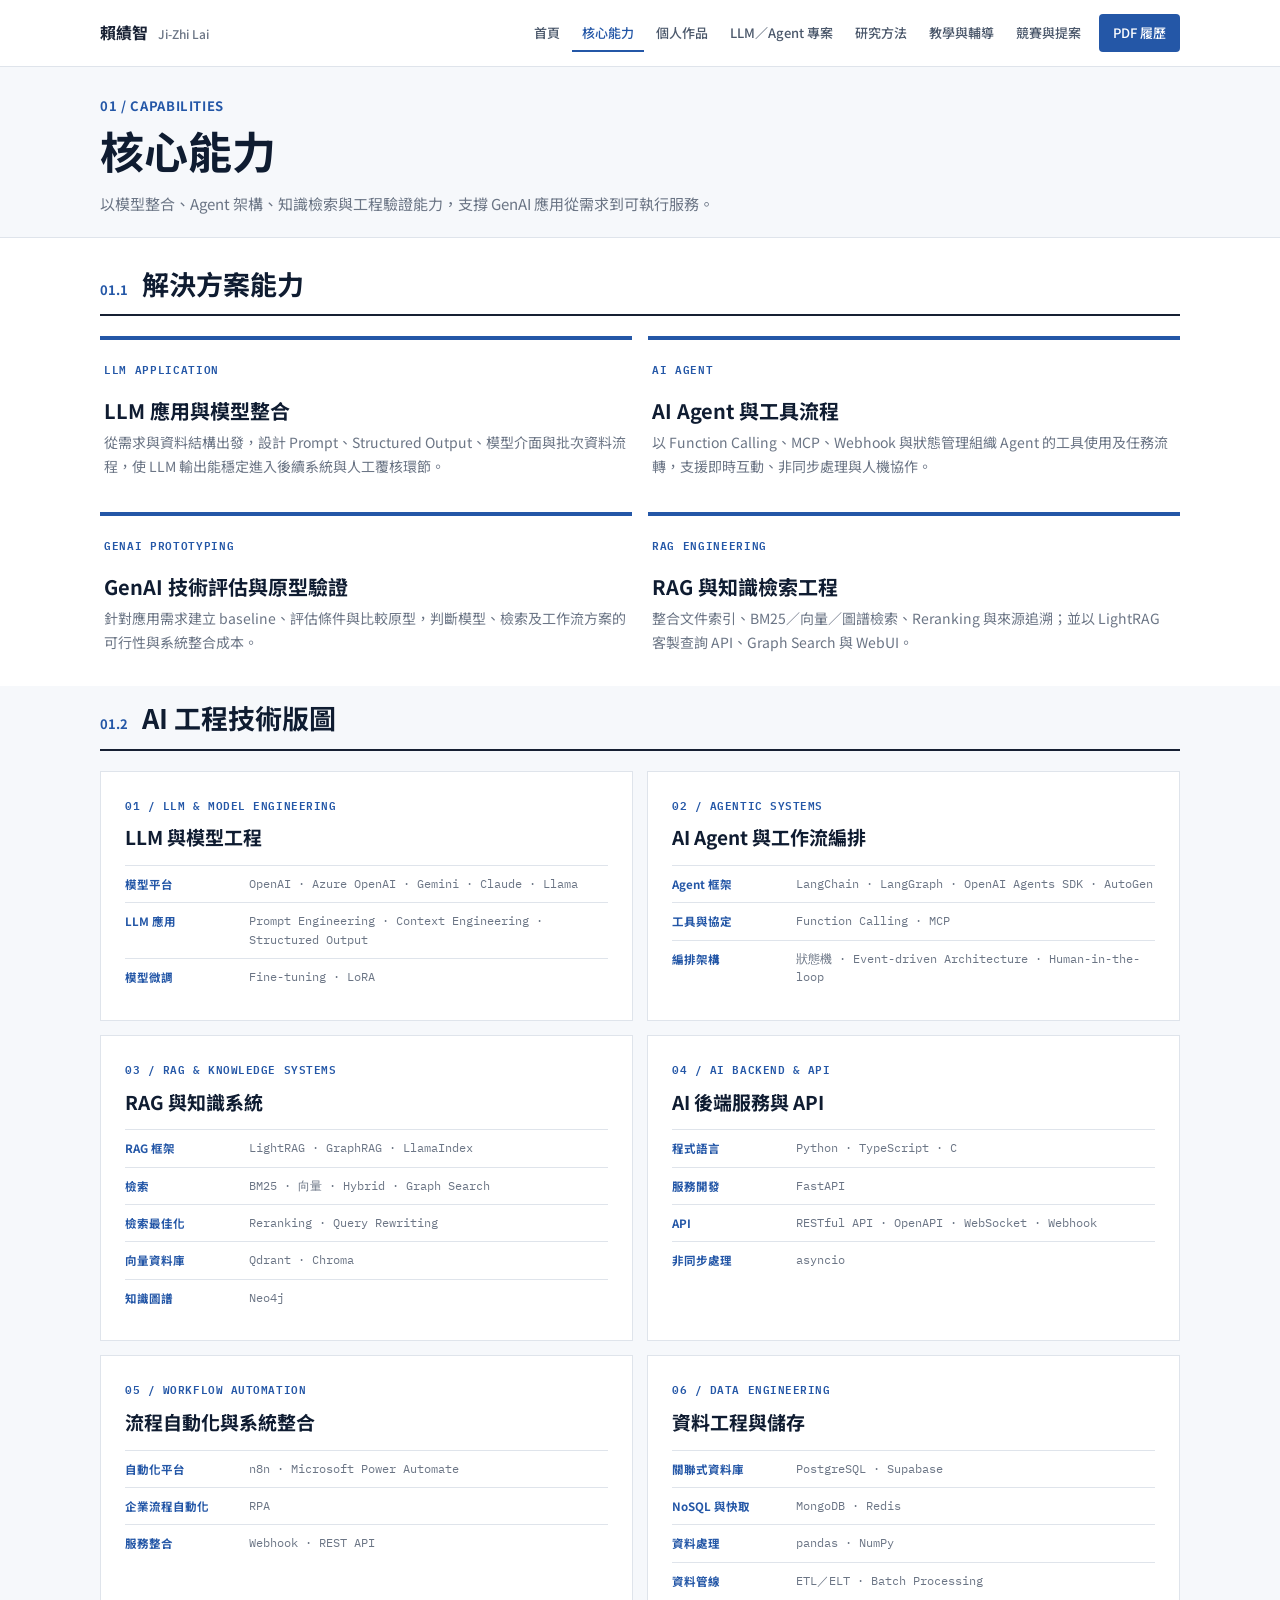
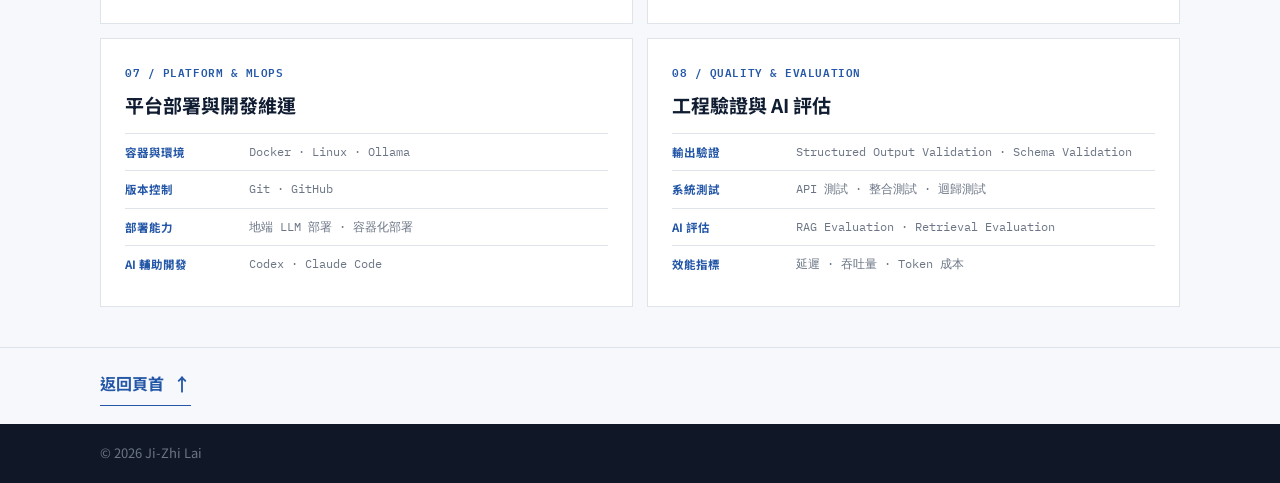
<file: skills.html>
<!doctype html>
<html lang="zh-Hant-TW">
<head>
  <meta charset="utf-8">
  <meta name="viewport" content="width=device-width, initial-scale=1">
  <meta name="description" content="LLM 應用、AI Agent 工作流、RAG 知識檢索、GenAI 原型驗證與軟體整合能力。">
  <meta name="theme-color" content="#ffffff">
  <link rel="icon" href="favicon.svg" type="image/svg+xml">
  <title>核心能力｜賴績智 Ji-Zhi Lai</title>
  <link rel="preconnect" href="https://fonts.googleapis.com"><link rel="preconnect" href="https://fonts.gstatic.com" crossorigin>
  <link href="https://fonts.googleapis.com/css2?family=IBM+Plex+Mono:wght@500;600&family=Noto+Sans+TC:wght@400;500;600;700&display=swap" rel="stylesheet">
  <link rel="stylesheet" href="styles.css"><script src="script.js" defer></script>
</head>
<body id="top" data-page="skills">
  <a class="skip-link" href="#main">跳至主要內容</a>
  <header class="site-header"><div class="container header-inner">
    <a class="brand" href="index.html">賴績智 <span>Ji-Zhi Lai</span></a>
    <button class="menu-toggle" type="button" aria-expanded="false" aria-controls="site-nav" aria-label="開啟導覽"><span></span><span></span><span></span></button>
    <nav id="site-nav" class="site-nav" aria-label="履歷分類">
      <a href="index.html" data-page="home">首頁</a><a href="skills.html" data-page="skills" aria-current="page">核心能力</a><a href="fitcoach.html" data-page="fitcoach">個人作品</a><a href="projects.html" data-page="projects">LLM／Agent 專案</a><a href="thesis.html" data-page="thesis">研究方法</a><a href="experience.html" data-page="experience">教學與輔導</a><a href="competitions.html" data-page="competitions">競賽與提案</a><a class="pdf-link" href="賴績智_履歷_LLM_AI_Agent.pdf" download>PDF 履歷</a>
    </nav>
  </div></header>

  <main id="main">
    <section class="page-hero" aria-labelledby="page-title"><div class="container"><p>01 / CAPABILITIES</p><h1 id="page-title">核心能力</h1><div>以模型整合、Agent 架構、知識檢索與工程驗證能力，支撐 GenAI 應用從需求到可執行服務。</div></div></section>
    <section class="section"><div class="container">
      <div class="section-title"><p>01.1</p><h2>解決方案能力</h2></div>
      <div class="skill-grid capability-grid">
        <article><span>LLM APPLICATION</span><h3>LLM 應用與模型整合</h3><p>從需求與資料結構出發，設計 Prompt、Structured Output、模型介面與批次資料流程，使 LLM 輸出能穩定進入後續系統與人工覆核環節。</p></article>
        <article><span>AI AGENT</span><h3>AI Agent 與工具流程</h3><p>以 Function Calling、MCP、Webhook 與狀態管理組織 Agent 的工具使用及任務流轉，支援即時互動、非同步處理與人機協作。</p></article>
        <article><span>GENAI PROTOTYPING</span><h3>GenAI 技術評估與原型驗證</h3><p>針對應用需求建立 baseline、評估條件與比較原型，判斷模型、檢索及工作流方案的可行性與系統整合成本。</p></article>
        <article><span>RAG ENGINEERING</span><h3>RAG 與知識檢索工程</h3><p>整合文件索引、BM25／向量／圖譜檢索、Reranking 與來源追溯；並以 LightRAG 客製查詢 API、Graph Search 與 WebUI。</p></article>
      </div>
    </div></section>

    <section class="section section-muted"><div class="container">
      <div class="section-title"><p>01.2</p><h2>AI 工程技術版圖</h2></div>
      <div class="tool-stack">
        <article><p>01 / LLM &amp; MODEL ENGINEERING</p><h3>LLM 與模型工程</h3><div class="stack-groups"><div><strong>模型平台</strong><span>OpenAI · Azure OpenAI · Gemini · Claude · Llama</span></div><div><strong>LLM 應用</strong><span>Prompt Engineering · Context Engineering · Structured Output</span></div><div><strong>模型微調</strong><span>Fine-tuning · LoRA</span></div></div></article>
        <article><p>02 / AGENTIC SYSTEMS</p><h3>AI Agent 與工作流編排</h3><div class="stack-groups"><div><strong>Agent 框架</strong><span>LangChain · LangGraph · OpenAI Agents SDK · AutoGen</span></div><div><strong>工具與協定</strong><span>Function Calling · MCP</span></div><div><strong>編排架構</strong><span>狀態機 · Event-driven Architecture · Human-in-the-loop</span></div></div></article>
        <article><p>03 / RAG &amp; KNOWLEDGE SYSTEMS</p><h3>RAG 與知識系統</h3><div class="stack-groups"><div><strong>RAG 框架</strong><span>LightRAG · GraphRAG · LlamaIndex</span></div><div><strong>檢索</strong><span>BM25 · 向量 · Hybrid · Graph Search</span></div><div><strong>檢索最佳化</strong><span>Reranking · Query Rewriting</span></div><div><strong>向量資料庫</strong><span>Qdrant · Chroma</span></div><div><strong>知識圖譜</strong><span>Neo4j</span></div></div></article>
        <article><p>04 / AI BACKEND &amp; API</p><h3>AI 後端服務與 API</h3><div class="stack-groups"><div><strong>程式語言</strong><span>Python · TypeScript · C</span></div><div><strong>服務開發</strong><span>FastAPI</span></div><div><strong>API</strong><span>RESTful API · OpenAPI · WebSocket · Webhook</span></div><div><strong>非同步處理</strong><span>asyncio</span></div></div></article>
        <article><p>05 / WORKFLOW AUTOMATION</p><h3>流程自動化與系統整合</h3><div class="stack-groups"><div><strong>自動化平台</strong><span>n8n · Microsoft Power Automate</span></div><div><strong>企業流程自動化</strong><span>RPA</span></div><div><strong>服務整合</strong><span>Webhook · REST API</span></div></div></article>
        <article><p>06 / DATA ENGINEERING</p><h3>資料工程與儲存</h3><div class="stack-groups"><div><strong>關聯式資料庫</strong><span>PostgreSQL · Supabase</span></div><div><strong>NoSQL 與快取</strong><span>MongoDB · Redis</span></div><div><strong>資料處理</strong><span>pandas · NumPy</span></div><div><strong>資料管線</strong><span>ETL／ELT · Batch Processing</span></div></div></article>
        <article><p>07 / PLATFORM &amp; MLOPS</p><h3>平台部署與開發維運</h3><div class="stack-groups"><div><strong>容器與環境</strong><span>Docker · Linux · Ollama</span></div><div><strong>版本控制</strong><span>Git · GitHub</span></div><div><strong>部署能力</strong><span>地端 LLM 部署 · 容器化部署</span></div><div><strong>AI 輔助開發</strong><span>Codex · Claude Code</span></div></div></article>
        <article><p>08 / QUALITY &amp; EVALUATION</p><h3>工程驗證與 AI 評估</h3><div class="stack-groups"><div><strong>輸出驗證</strong><span>Structured Output Validation · Schema Validation</span></div><div><strong>系統測試</strong><span>API 測試 · 整合測試 · 迴歸測試</span></div><div><strong>AI 評估</strong><span>RAG Evaluation · Retrieval Evaluation</span></div><div><strong>效能指標</strong><span>延遲 · 吞吐量 · Token 成本</span></div></div></article>
      </div>
    </div></section>
  </main>
  <div class="page-end"><div class="container"><a class="back-to-top" href="#top">返回頁首 <span aria-hidden="true">↑</span></a></div></div>
  <footer class="site-footer"><div class="container">© 2026 Ji-Zhi Lai</div></footer>
</body>
</html>
</file>
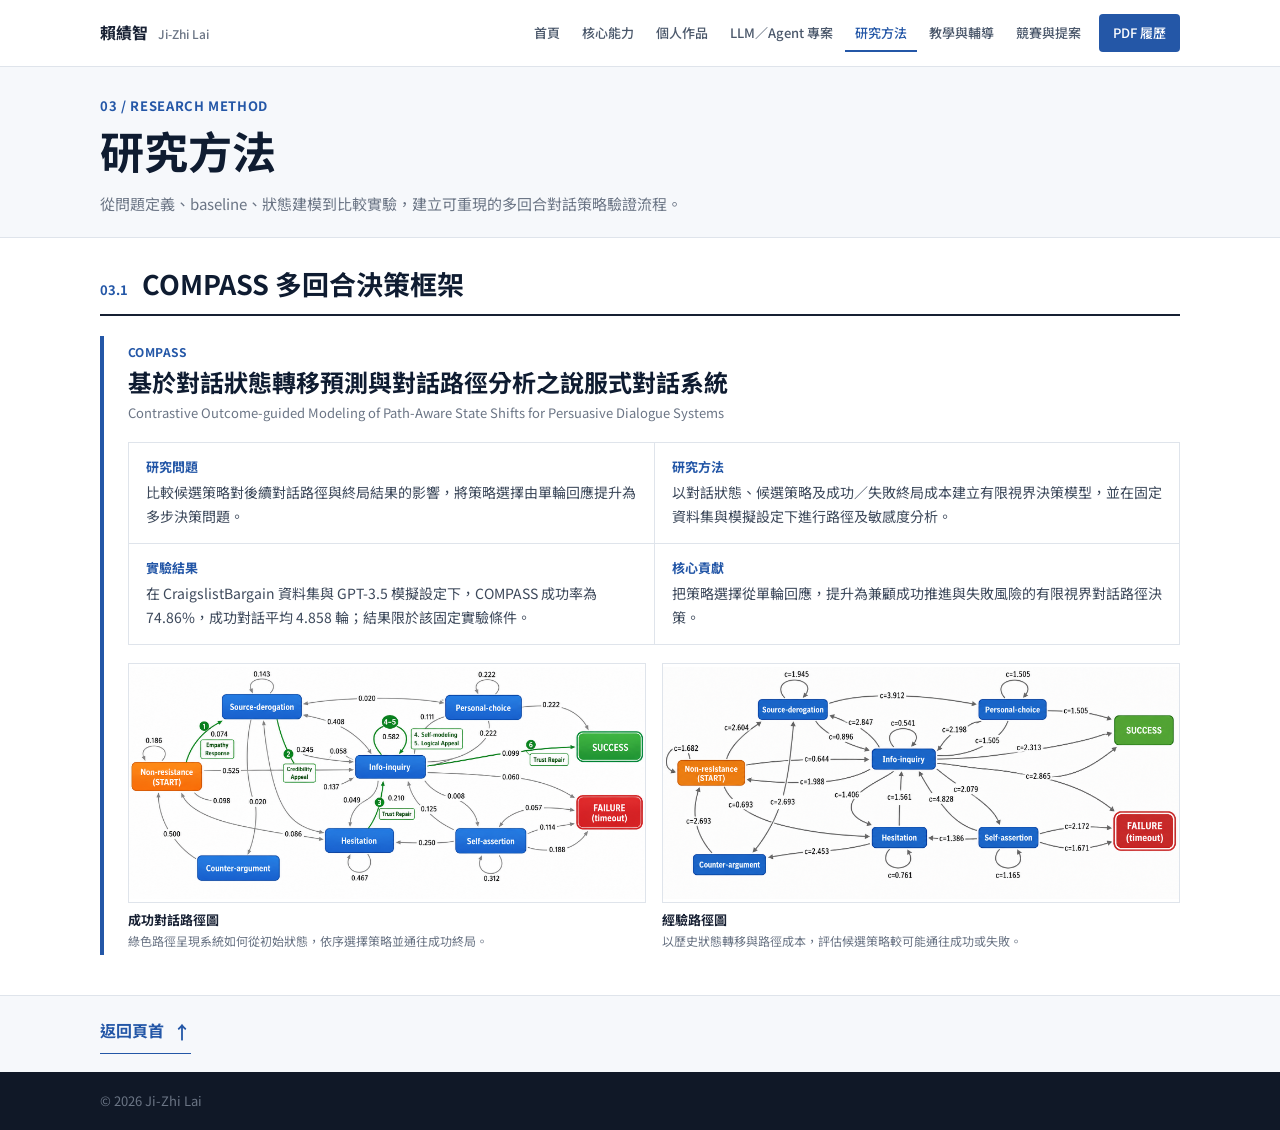
<file: thesis.html>
<!doctype html>
<html lang="zh-Hant-TW">
<head>
  <meta charset="utf-8">
  <meta name="viewport" content="width=device-width, initial-scale=1">
  <meta name="description" content="COMPASS 多回合對話決策框架：結合狀態轉移預測、路徑成本與比較實驗評估候選策略。">
  <meta name="theme-color" content="#ffffff">
  <link rel="icon" href="favicon.svg" type="image/svg+xml">
  <title>碩士論文｜賴績智 Ji-Zhi Lai</title>
  <link rel="preconnect" href="https://fonts.googleapis.com">
  <link rel="preconnect" href="https://fonts.gstatic.com" crossorigin>
  <link href="https://fonts.googleapis.com/css2?family=IBM+Plex+Mono:wght@500;600&family=Noto+Sans+TC:wght@400;500;600;700&display=swap" rel="stylesheet">
  <link rel="stylesheet" href="styles.css">
  <script src="script.js" defer></script>
</head>
<body id="top" data-page="thesis">
  <a class="skip-link" href="#main">跳至主要內容</a>
  <header class="site-header">
    <div class="container header-inner">
      <a class="brand" href="index.html">賴績智 <span>Ji-Zhi Lai</span></a>
      <button class="menu-toggle" type="button" aria-expanded="false" aria-controls="site-nav" aria-label="開啟導覽"><span></span><span></span><span></span></button>
      <nav id="site-nav" class="site-nav" aria-label="履歷分類">
        <a href="index.html" data-page="home">首頁</a>
        <a href="skills.html" data-page="skills">核心能力</a>
        <a href="fitcoach.html" data-page="fitcoach">個人作品</a>
        <a href="projects.html" data-page="projects">LLM／Agent 專案</a>
        <a href="thesis.html" data-page="thesis" aria-current="page">研究方法</a>
        <a href="experience.html" data-page="experience">教學與輔導</a>
        <a href="competitions.html" data-page="competitions">競賽與提案</a>
        <a class="pdf-link" href="賴績智_履歷_LLM_AI_Agent.pdf" download>PDF 履歷</a>
      </nav>
    </div>
  </header>
  <main id="main">
    <section class="page-hero" aria-labelledby="page-title">
      <div class="container">
        <p>03 / RESEARCH METHOD</p>
        <h1 id="page-title">研究方法</h1>
        <div>從問題定義、baseline、狀態建模到比較實驗，建立可重現的多回合對話策略驗證流程。</div>
      </div>
    </section>
    <section id="research" class="section">
      <div class="container">
        <div class="section-title"><p>03.1</p><h2>COMPASS 多回合決策框架</h2></div>
        <article class="thesis-card">
          <p class="kicker">COMPASS</p>
          <h3>基於對話狀態轉移預測與對話路徑分析之說服式對話系統</h3>
          <p class="english-title">Contrastive Outcome-guided Modeling of Path-Aware State Shifts for Persuasive Dialogue Systems</p>
          <div class="thesis-grid">
            <div><h4>研究問題</h4><p>比較候選策略對後續對話路徑與終局結果的影響，將策略選擇由單輪回應提升為多步決策問題。</p></div>
            <div><h4>研究方法</h4><p>以對話狀態、候選策略及成功／失敗終局成本建立有限視界決策模型，並在固定資料集與模擬設定下進行路徑及敏感度分析。</p></div>
            <div><h4>實驗結果</h4><p>在 CraigslistBargain 資料集與 GPT‑3.5 模擬設定下，COMPASS 成功率為 74.86%，成功對話平均 4.858 輪；結果限於該固定實驗條件。</p></div>
            <div><h4>核心貢獻</h4><p>把策略選擇從單輪回應，提升為兼顧成功推進與失敗風險的有限視界對話路徑決策。</p></div>
          </div>
          <div class="thesis-figures" aria-label="COMPASS 對話路徑分析圖">
            <figure><img src="assets/thesis-success-path.png" alt="COMPASS 成功對話狀態轉移與策略路徑圖"><figcaption><strong>成功對話路徑圖</strong><span>綠色路徑呈現系統如何從初始狀態，依序選擇策略並通往成功終局。</span></figcaption></figure>
            <figure><img src="assets/thesis-experience-path.png" alt="COMPASS 對話經驗路徑成本圖"><figcaption><strong>經驗路徑圖</strong><span>以歷史狀態轉移與路徑成本，評估候選策略較可能通往成功或失敗。</span></figcaption></figure>
          </div>
        </article>
      </div>
    </section>
  </main>
  <div class="page-end"><div class="container"><a class="back-to-top" href="#top">返回頁首 <span aria-hidden="true">↑</span></a></div></div>
  <footer class="site-footer"><div class="container">© 2026 Ji-Zhi Lai</div></footer>
</body>
</html>
</file>
<file: styles.css>
:root {
  --white: #fff;
  --soft: #f6f8fb;
  --text: #172033;
  --body: #3d495b;
  --muted: #6b7585;
  --blue: #2457a7;
  --blue-soft: #edf3fb;
  --line: #dfe4eb;
  --ink: #0f1c31;
  --mono: "IBM Plex Mono", "Cascadia Mono", Consolas, monospace;
  --container: 1080px;
  --header: 66px;
  --media-height: 240px;
}

* { box-sizing: border-box; }
html { scroll-behavior: smooth; scroll-padding-top: calc(var(--header) + 20px); }
body { margin: 0; color: var(--body); background: var(--white); font-family: "Noto Sans TC", "Microsoft JhengHei", sans-serif; font-size: 16px; line-height: 1.72; }
a { color: inherit; text-decoration: none; }
h1, h2, h3, h4, p, ul { margin-top: 0; }
h1, h2, h3, h4, strong { color: var(--ink); }
h1, h2, h3, h4 { line-height: 1.35; }
:focus-visible { outline: 3px solid var(--blue); outline-offset: 3px; }
.container { width: min(calc(100% - 40px), var(--container)); margin-inline: auto; }
.skip-link { position: fixed; top: 8px; left: 8px; z-index: 1000; transform: translateY(-150%); padding: 8px 12px; color: var(--white); background: var(--text); }
.skip-link:focus { transform: translateY(0); }

.site-header { position: sticky; top: 0; z-index: 100; border-bottom: 1px solid var(--line); background: rgba(255,255,255,.97); }
.header-inner { min-height: var(--header); display: flex; align-items: center; justify-content: space-between; gap: 24px; }
.brand { color: var(--text); font-weight: 700; white-space: nowrap; }
.brand span { margin-left: 6px; color: var(--muted); font-size: 12px; font-weight: 500; }
.site-nav { display: flex; align-items: center; gap: 2px; }
.site-nav a { padding: 8px 10px; color: #4c596c; font-size: 13px; font-weight: 500; }
.site-nav a:hover, .site-nav a[aria-current="page"] { color: var(--blue); }
.site-nav a[aria-current="page"] { box-shadow: inset 0 -2px var(--blue); }
.site-nav .pdf-link { margin-left: 6px; border-radius: 4px; padding-inline: 14px; color: var(--white); background: var(--blue); }
.menu-toggle { display: none; width: 42px; height: 42px; border: 1px solid var(--line); border-radius: 4px; background: var(--white); }
.menu-toggle span { width: 20px; height: 2px; display: block; margin: 4px auto; background: var(--text); }

.hero { padding: 76px 0 0; border-bottom: 1px solid var(--line); background: linear-gradient(180deg, #fff 0%, #fbfcfe 100%); }
.hero-grid { display: grid; grid-template-columns: 1fr 1.08fr; gap: 64px; align-items: start; padding-bottom: 54px; }
.identity { display: grid; grid-template-columns: minmax(0, 1fr) 132px; gap: 22px; align-items: start; }
.profile-photo { width: 132px; height: 168px; display: block; border: 1px solid var(--line); border-radius: 4px; object-fit: cover; object-position: center 24%; background: var(--soft); }
h1 { margin-bottom: 10px; font-size: clamp(38px, 6vw, 58px); }
h1 span { display: block; margin-top: 4px; color: var(--muted); font-size: 20px; font-weight: 500; }
.job-title { margin-bottom: 16px; color: var(--blue); font-size: 20px; font-weight: 700; }
.degree { margin: 0; color: var(--muted); font-size: 15px; }
.degree span { display: inline-block; margin-top: 7px; color: #536176; font-size: 13px; line-height: 1.6; }
.identity > .degree { grid-column: 1 / -1; margin-top: -8px; white-space: nowrap; font-size: 13px; }
.hero-copy > p { margin-bottom: 14px; font-size: 16.5px; }
.contact-list { display: flex; flex-wrap: wrap; gap: 6px 18px; margin: 20px 0; font-size: 14px; }
.contact-list a { color: var(--blue); }
.primary-button { display: inline-block; border-radius: 4px; padding: 11px 18px; color: var(--white); background: var(--blue); font-weight: 600; }
.page-hero { padding: 38px 0 24px; border-bottom: 1px solid var(--line); background: var(--soft); }
.page-hero p { margin-bottom: 4px; color: var(--blue); font-size: 13px; font-weight: 700; letter-spacing: .05em; }
.page-hero h1 { margin-bottom: 10px; font-size: clamp(32px, 5vw, 44px); }
.page-hero div > div { max-width: 760px; color: var(--muted); font-size: 15px; }
.home-directory { border-bottom: 1px solid var(--line); }
.page-link-grid { display: grid; grid-template-columns: repeat(5, 1fr); border-top: 1px solid var(--line); border-left: 1px solid var(--line); }
.page-link-grid a { min-width: 0; min-height: 178px; padding: 20px 18px; border-right: 1px solid var(--line); border-bottom: 1px solid var(--line); background: var(--white); transition: background-color .2s ease, transform .2s ease; }
.page-link-grid a:hover { background: var(--blue-soft); transform: translateY(-2px); }
.page-link-grid span { color: var(--blue); font-size: 12px; font-weight: 700; }
.page-link-grid h3 { margin: 9px 0 7px; font-size: 18px; }
.page-link-grid p { margin: 0; color: var(--muted); font-size: 13px; line-height: 1.6; }
.page-end { padding: 14px 0 18px; border-top: 1px solid var(--line); background: var(--soft); }
.back-to-top { min-height: 44px; width: fit-content; display: inline-flex; align-items: center; gap: 9px; border-bottom: 1px solid var(--blue); color: var(--blue); font-weight: 700; }
.back-to-top span { font-size: 18px; }
.section { padding: 66px 0; }
.section-muted { background: var(--soft); }
body:not([data-page="home"]):not([data-page="fitcoach"]) .page-hero { padding: 28px 0 20px; }
body:not([data-page="home"]):not([data-page="fitcoach"]) main > .section { padding: 28px 0 40px; }
body:not([data-page="home"]):not([data-page="fitcoach"]) main > .section:not(:last-child) { padding-bottom: 14px; }
body:not([data-page="home"]):not([data-page="fitcoach"]) main > .section + .section { padding-top: 14px; }
.section-title { display: grid; grid-template-columns: 42px 1fr; align-items: baseline; margin-bottom: 20px; padding-bottom: 12px; border-bottom: 2px solid var(--text); }
.section-title p { margin: 0; color: var(--blue); font-size: 13px; font-weight: 700; }
.section-title h2 { margin: 0; font-size: 27px; }

.skill-grid { display: grid; grid-template-columns: repeat(2, 1fr); border-top: 1px solid var(--line); border-left: 1px solid var(--line); }
.skill-grid article { padding: 20px 22px; border-right: 1px solid var(--line); border-bottom: 1px solid var(--line); }
.skill-grid h3 { margin-bottom: 6px; font-size: 17px; }
.skill-grid p { margin: 0; color: var(--muted); font-size: 14px; }
.tool-note { margin: 14px 0 0; font-size: 14px; }

.project-card { margin-bottom: 22px; border: 1px solid var(--line); background: var(--white); }
.project-card[id], .evidence-case[id] { scroll-margin-top: calc(var(--header) + 20px); }
.project-card:last-child { margin-bottom: 0; }
.project-card header { display: flex; align-items: flex-start; justify-content: space-between; gap: 20px; padding: 24px 26px 0; }
.project-card header p, .kicker { margin-bottom: 3px; color: var(--blue); font-size: 12px; font-weight: 700; letter-spacing: .04em; }
.project-card h3 { margin-bottom: 0; font-size: 22px; }
.project-lead { margin: 12px 26px; }
.flow { margin: 0 26px 18px; padding: 10px 13px; border-left: 3px solid var(--blue); background: var(--blue-soft); font-size: 14px; }
.project-grid { display: grid; grid-template-columns: repeat(2, 1fr); border-top: 1px solid var(--line); }
.project-grid > div { padding: 15px 18px; border-right: 1px solid var(--line); border-bottom: 1px solid var(--line); }
.project-grid > div:nth-child(2n) { border-right: 0; }
.project-grid > .wide { grid-column: 1 / -1; border-right: 0; border-bottom: 0; }
.project-grid h4, .thesis-grid h4 { margin-bottom: 4px; color: var(--blue); font-size: 13px; }
.thesis-contributions { margin: 0; padding-left: 1.35em; }
.thesis-contributions li + li { margin-top: 7px; }
.project-grid p, .thesis-grid p { margin: 0; font-size: 14px; }
.graph-visual img { width: 100%; height: auto; max-height: 430px; object-fit: cover; }
.project-visual { margin: 0; padding: 20px 26px 24px; border-top: 1px solid var(--line); }
.project-visual img { width: min(100%, 760px); height: clamp(280px, 32vw, 360px); display: block; margin-inline: auto; border: 1px solid var(--line); object-fit: contain; background: var(--white); }
.project-visual video { width: 100%; height: var(--media-height); display: block; margin-inline: auto; border: 1px solid var(--line); background: #0d1420; object-fit: contain; }
.project-visual figcaption { width: min(100%, 760px); margin: 7px auto 0; color: var(--muted); font-size: 12px; }
.project-media-grid { display: grid; gap: 18px; padding: 20px 26px 24px; border-top: 1px solid var(--line); background: #fbfcfe; }
.project-media-grid-two { grid-template-columns: minmax(180px, .58fr) minmax(0, 1fr); }
.project-media-grid-four { grid-template-columns: repeat(4, minmax(0, 1fr)); }
.project-media-grid .project-visual { padding: 0; border-top: 0; }
.project-media-grid .project-visual a { display: block; }
.project-media-grid .project-visual img,
.project-media-grid .project-visual video { width: 100%; height: var(--media-height); }
.project-media-grid-four .project-visual img,
.project-media-grid-four .project-visual video { height: 220px; object-fit: contain; }
.project-media-grid .project-visual.portrait img { object-fit: contain; }
.project-media-grid figcaption { width: 100%; }

.thesis-card { border-left: 4px solid var(--blue); padding: 6px 0 4px 24px; }
.thesis-card h3 { margin-bottom: 4px; font-size: 24px; }
.english-title { margin-bottom: 18px; color: var(--muted); font-size: 13px; }
.thesis-grid { display: grid; grid-template-columns: repeat(2, 1fr); border-top: 1px solid var(--line); border-left: 1px solid var(--line); }
.thesis-grid > div { padding: 15px 17px; border-right: 1px solid var(--line); border-bottom: 1px solid var(--line); }
.thesis-figures { display: grid; grid-template-columns: repeat(2, 1fr); gap: 16px; margin-top: 18px; }
.thesis-figures figure { margin: 0; }
.thesis-figures img { width: 100%; height: var(--media-height); display: block; border: 1px solid var(--line); object-fit: contain; background: var(--white); }
.thesis-figures figcaption { margin-top: 7px; color: var(--muted); font-size: 12px; line-height: 1.55; }
.thesis-figures figcaption strong, .thesis-figures figcaption span { display: block; }
.thesis-figures figcaption strong { margin-bottom: 2px; color: var(--text); font-size: 13px; }

.compact-projects { display: grid; grid-template-columns: repeat(2, 1fr); gap: 18px; }
.compact-projects article { border: 1px solid var(--line); padding: 22px; background: var(--white); }
.compact-projects .full-width { grid-column: 1 / -1; }
.compact-projects h3 { margin-bottom: 10px; font-size: 20px; }
.compact-projects p { margin-bottom: 10px; font-size: 14px; }

.teaching-stories { display: grid; grid-template-columns: repeat(2, minmax(0, 1fr)); gap: 32px 24px; }
.teaching-story { min-width: 0; padding-top: 18px; border-top: 2px solid var(--blue); }
.teaching-story header { min-height: 118px; }
.teaching-story header span { color: var(--blue); font-size: 12px; font-weight: 700; }
.teaching-story h3 { margin: 4px 0 7px; font-size: 18px; }
.teaching-story header p { margin: 0; color: var(--muted); font-size: 14px; }
.photo-grid { display: grid; grid-template-columns: repeat(2, 1fr); gap: 10px; }
.photo-grid.single-item { grid-template-columns: minmax(0, 520px); justify-content: center; }
.photo-grid figure, .certificate-gallery figure { margin: 0; }
.photo-grid img { width: 100%; height: var(--media-height); display: block; border: 1px solid var(--line); object-fit: cover; background: var(--soft); }
.photo-grid figcaption, .certificate-gallery figcaption { margin-top: 6px; color: var(--muted); font-size: 12px; line-height: 1.5; }

.competition-groups { display: grid; grid-template-columns: 1.15fr .85fr; gap: 28px; }
.section-intro { max-width: 900px; margin: -6px 0 24px; color: var(--muted); }
.competition-groups h3 { margin-bottom: 10px; font-size: 17px; }
.competition-groups ul { margin: 0; padding: 0; list-style: none; border-top: 1px solid var(--line); }
.competition-groups li { padding: 13px 0; border-bottom: 1px solid var(--line); }
.competition-groups strong, .competition-groups span { display: block; }
.competition-groups strong { font-size: 14px; }
.competition-groups span { margin-top: 2px; color: var(--muted); font-size: 13px; }
.certificate-gallery { display: grid; grid-template-columns: repeat(4, 1fr); gap: 16px; margin-top: 28px; }
.certificate-heading { margin: 30px 0 -12px; font-size: 16px; }
.certificate-gallery img { width: 100%; height: 170px; display: block; border: 1px solid var(--line); object-fit: contain; background: var(--white); }

.contact-section { color: #dce6f4; background: var(--text); }
.contact-grid { display: grid; grid-template-columns: minmax(0, 1fr) auto; gap: 32px; align-items: center; }
.contact-section h2 { margin-bottom: 0; color: var(--white); }
.contact-section p { margin: 0; color: #aeb9ca; }
.contact-section a { display: block; width: fit-content; margin-bottom: 4px; color: var(--white); font-size: 16px; }
.contact-section a:last-child { margin-bottom: 0; }
.contact-links { display: flex; flex-wrap: nowrap; align-items: center; gap: 18px; }
.contact-links a { margin: 0; white-space: nowrap; }
.site-footer { padding: 18px 0; color: var(--muted); background: #101827; font-size: 13px; }

/* Evidence-led portfolio layer */
.eyebrow,
.evidence-heading > p,
.contact-kicker,
.capability-grid article > span,
.tool-stack article > p,
.status-label,
.case-heading > span,
.console-top,
.conversation-snippet > p,
.persona-fields > p,
.rag-diagram { font-family: var(--mono); }

.eyebrow { margin-bottom: 12px; color: var(--blue); font-size: 11px; font-weight: 600; letter-spacing: .08em; line-height: 1.5; }
.value-statement { margin-top: -4px; color: var(--ink); font-size: clamp(24px, 3vw, 32px) !important; font-weight: 700; line-height: 1.46; letter-spacing: -.015em; }
.hero-actions { display: flex; flex-wrap: wrap; align-items: center; gap: 10px 20px; margin-top: 22px; }
.text-button { min-height: 44px; display: inline-flex; align-items: center; gap: 8px; border-bottom: 1px solid var(--blue); color: var(--blue); font-weight: 700; }

.evidence-section { padding: 44px 0 56px; border-bottom: 1px solid var(--line); background: var(--white); }
.evidence-heading { display: grid; grid-template-columns: 180px 220px 1fr; gap: 20px; align-items: baseline; margin-bottom: 18px; }
.evidence-heading > p { margin: 0; color: var(--blue); font-size: 11px; font-weight: 600; letter-spacing: .08em; }
.evidence-heading h2 { margin: 0; font-size: 22px; }
.evidence-heading > span { color: var(--muted); font-size: 13px; }
.evidence-index { border-top: 2px solid var(--ink); }
.evidence-row { display: grid; grid-template-columns: 42px minmax(210px, .72fr) minmax(0, 1.45fr) 24px; gap: 18px; align-items: center; min-height: 94px; border-bottom: 1px solid var(--line); transition: background-color .2s ease; }
.evidence-row:hover { background: var(--blue-soft); }
.evidence-number { color: var(--blue); font-family: var(--mono); font-size: 12px; font-weight: 600; }
.evidence-title span { display: block; color: var(--blue); font-family: var(--mono); font-size: 10px; font-weight: 600; letter-spacing: .04em; line-height: 1.4; }
.evidence-title strong { display: block; margin-top: 5px; font-size: 16px; line-height: 1.45; }
.evidence-row p { margin: 0; color: var(--muted); font-size: 14px; }
.evidence-row p b { color: var(--ink); font-weight: 600; }
.evidence-arrow { color: var(--blue); font-size: 19px; text-align: right; }
.evidence-row:hover .evidence-arrow { transform: translateX(4px); }
body[data-page="home"] .hero-grid { padding-bottom: 36px; }
body[data-page="home"] .personal-work-section { padding: 24px 0 10px; }
body[data-page="home"] .core-work-section { padding: 10px 0 42px; }
body[data-page="home"] .contact-section { padding: 30px 0; }

.capability-grid { gap: 16px; border: 0; }
.capability-grid article { min-height: 0; padding: 20px 4px 18px; border: 0; border-top: 4px solid var(--blue); }
.capability-grid article > span { display: block; margin-bottom: 18px; color: var(--blue); font-size: 11px; font-weight: 600; letter-spacing: .06em; }
.capability-grid h3 { font-size: 20px; }
.tool-stack { display: grid; grid-template-columns: repeat(2, minmax(0, 1fr)); gap: 14px; }
.tool-stack article { display: flex; flex-direction: column; gap: 10px; min-height: 0; padding: 24px; border: 1px solid var(--line); background: var(--white); }
.tool-stack article:last-child:nth-child(odd) { grid-column: 1 / -1; min-height: 0; }
.tool-stack article > p { margin: 0; color: var(--blue); font-size: 11px; font-weight: 600; letter-spacing: .05em; }
.tool-stack h3 { margin: 0; font-size: 19px; }
.stack-groups { margin-top: 5px; border-top: 1px solid var(--line); }
.stack-groups > div { display: grid; grid-template-columns: 112px minmax(0, 1fr); gap: 12px; padding: 9px 0; border-bottom: 1px solid var(--line); }
.stack-groups > div:last-child { border-bottom: 0; }
.stack-groups strong { color: var(--blue); font-size: 11.5px; font-weight: 700; line-height: 1.6; }
.stack-groups span { color: var(--muted); font-family: var(--mono); font-size: 11.5px; line-height: 1.6; }

@media (min-width: 681px) {
  .tool-stack article:last-child:nth-child(odd) .stack-groups { display: grid; grid-template-columns: repeat(3, minmax(0, 1fr)); column-gap: 24px; }
  .tool-stack article:last-child:nth-child(odd) .stack-groups > div { grid-template-columns: 1fr; align-content: start; }
}

.featured-project { border-top: 3px solid var(--blue); }
.status-label { flex: 0 0 auto; border: 1px solid #b9cceb; border-radius: 3px; padding: 5px 8px; color: var(--blue); background: var(--blue-soft); font-size: 10px; font-weight: 600; letter-spacing: .055em; }
.synthetic-console { margin: 0; border-top: 1px solid var(--line); padding: 22px 26px 26px; background: #f4f7fb; }
.console-top { display: flex; justify-content: space-between; margin-bottom: 11px; color: var(--muted); font-size: 10px; letter-spacing: .05em; }
.console-top span:last-child { color: #1a7750; }
.console-body { display: grid; grid-template-columns: minmax(0, 1fr) 34px minmax(0, 1.15fr); gap: 16px; align-items: stretch; }
.conversation-snippet,
.persona-fields { border: 1px solid var(--line); padding: 17px; background: var(--white); }
.conversation-snippet > p,
.persona-fields > p { margin-bottom: 12px; color: var(--blue); font-size: 10px; letter-spacing: .04em; }
.conversation-snippet strong { display: block; margin-bottom: 16px; font-size: 16px; line-height: 1.7; }
.conversation-snippet > span { color: var(--muted); font-family: var(--mono); font-size: 10px; }
.console-arrow { display: grid; place-items: center; color: var(--blue); font-size: 22px; }
.persona-fields dl { display: grid; grid-template-columns: repeat(2, 1fr); gap: 8px; margin: 0; }
.persona-fields dl > div { padding-bottom: 8px; border-bottom: 1px solid var(--line); }
.persona-fields dt { color: var(--muted); font-family: var(--mono); font-size: 10px; }
.persona-fields dd { margin: 3px 0 0; color: var(--ink); font-size: 13px; font-weight: 600; }

.extended-evidence { display: grid; grid-template-columns: repeat(2, minmax(0, 1fr)); border-top: 1px solid var(--line); border-left: 1px solid var(--line); }
.evidence-case { min-width: 0; padding: 24px; border-right: 1px solid var(--line); border-bottom: 1px solid var(--line); }
.evidence-case.full-width { grid-column: 1 / -1; }
.case-heading > span { display: block; margin-bottom: 8px; color: var(--blue); font-size: 10px; font-weight: 600; letter-spacing: .055em; }
.case-heading h3 { margin-bottom: 12px; font-size: 20px; }
.evidence-case > p { font-size: 14px; }
.compact-tech { margin-top: 14px; color: var(--blue); font-family: var(--mono); font-size: 11px; line-height: 1.7; }
.project-card > .compact-tech { margin: 14px 26px 18px; }
.workflow-case { padding-bottom: 0; }
.workflow-case .project-media-grid { margin: 20px -24px 0; }
.evidence-case ul { margin-bottom: 18px; padding-left: 1.25em; font-size: 13px; }
.evidence-case li + li { margin-top: 5px; }
.inline-link { display: inline-block; border-bottom: 1px solid var(--blue); color: var(--blue); font-weight: 700; }
.evidence-visual { margin: 18px 0 0; }
.evidence-visual img { width: 100%; display: block; border: 1px solid var(--line); background: #090b0f; }
.evidence-visual figcaption { margin-top: 7px; color: var(--muted); font-size: 11px; }
.rag-diagram { display: flex; flex-wrap: wrap; align-items: center; justify-content: space-between; gap: 7px; border: 1px solid var(--line); padding: 12px; background: var(--soft); color: var(--muted); font-size: 9px; }
.rag-diagram i { color: var(--blue); font-style: normal; }
.rag-diagram strong { color: var(--blue); font-size: 9px; }
.contact-kicker { color: #8eadde !important; font-size: 10px; font-weight: 600; letter-spacing: .07em; }
.contact-section h2 { max-width: none; white-space: nowrap; font-size: clamp(24px, 2.6vw, 34px); }

/* FitCoach AI — personal production project */
.fitcoach-page .site-nav a[aria-current="page"] { color: var(--blue); box-shadow: inset 0 -2px var(--blue); }
.fitcoach-kicker,
.fitcoach-cta p { margin-bottom: 10px; color: var(--blue); font-family: var(--mono); font-size: 11px; font-weight: 600; letter-spacing: .075em; }

.fitcoach-hero { overflow: hidden; border-bottom: 1px solid var(--line); background: var(--soft); }
.fitcoach-hero-grid { display: grid; grid-template-columns: minmax(0, 860px); padding-block: 56px; }
.fitcoach-hero-copy h1 { margin-bottom: 18px; font-size: clamp(48px, 6vw, 72px); letter-spacing: -.035em; }
.fitcoach-hero-copy h1 span { margin-top: 0; color: var(--blue); font-size: .42em; font-weight: 700; letter-spacing: 0; }
.fitcoach-lead { margin-bottom: 16px; color: var(--ink); font-size: 18px; line-height: 1.75; }
.fitcoach-thesis { border-left: 3px solid var(--blue); margin-bottom: 0; padding: 9px 0 9px 14px; color: var(--muted); font-size: 14px; }
.fitcoach-actions { display: flex; flex-wrap: wrap; align-items: center; gap: 12px 20px; margin-top: 24px; }
.fitcoach-live-button { background: var(--blue); }
.fitcoach-live-button:hover { background: #ba4936; }
.fitcoach-metrics { display: grid; grid-template-columns: repeat(4, minmax(0, 1fr)); margin: 30px 0 0; border-top: 1px solid #e5d8ce; }
.fitcoach-metrics div { padding: 16px 12px 0 0; }
.fitcoach-metrics dt { color: var(--ink); font-family: var(--mono); font-size: 20px; font-weight: 600; }
.fitcoach-metrics dd { margin: 3px 0 0; color: var(--muted); font-size: 11px; line-height: 1.45; }
.fitcoach-section-intro { max-width: 800px; margin: -4px 0 28px; color: var(--muted); }
.fitcoach-page .fitcoach-service { padding: 34px 0 12px; }
.fitcoach-page .fitcoach-architecture,
.fitcoach-page .fitcoach-glassbox { padding: 12px 0; }
.fitcoach-page .fitcoach-stack-section { padding: 12px 0 34px; }
.fitcoach-service-grid { display: grid; grid-template-columns: repeat(5, minmax(0, 1fr)); border-top: 1px solid var(--line); border-left: 1px solid var(--line); }
.fitcoach-service-grid article { min-width: 0; min-height: 190px; padding: 19px; border-right: 1px solid var(--line); border-bottom: 1px solid var(--line); background: var(--white); }
.fitcoach-service-grid article:nth-child(2n) { background: #fbfcfe; }
.fitcoach-service-grid article > span { color: var(--blue); font-family: var(--mono); font-size: 11px; font-weight: 600; }
.fitcoach-service-grid h3 { margin: 20px 0 8px; font-size: 17px; }
.fitcoach-service-grid p { margin: 0; color: var(--muted); font-size: 13px; line-height: 1.65; }

.fitcoach-principle { margin: 0 0 28px; border-left: 5px solid var(--blue); padding: 18px 22px; color: var(--ink); background: var(--white); font-size: 20px; font-weight: 600; line-height: 1.65; }
.fitcoach-flow { display: grid; grid-template-columns: repeat(9, auto); align-items: stretch; margin-bottom: 28px; }
.fitcoach-flow > div { min-width: 0; border: 1px solid var(--line); padding: 15px 14px; background: var(--white); }
.fitcoach-flow > div span { display: block; margin-bottom: 18px; color: var(--blue); font-family: var(--mono); font-size: 10px; }
.fitcoach-flow > div strong,
.fitcoach-flow > div small { display: block; }
.fitcoach-flow > div strong { font-size: 13px; line-height: 1.45; }
.fitcoach-flow > div small { margin-top: 5px; color: var(--muted); font-size: 10px; line-height: 1.45; }
.fitcoach-flow > i { display: grid; place-items: center; padding-inline: 7px; color: var(--blue); font-style: normal; }
.fitcoach-engineering-grid { display: grid; grid-template-columns: repeat(3, minmax(0, 1fr)); border-top: 1px solid var(--line); border-left: 1px solid var(--line); }
.fitcoach-engineering-grid article { min-height: 230px; padding: 23px; border-right: 1px solid var(--line); border-bottom: 1px solid var(--line); background: var(--white); }
.fitcoach-engineering-grid article > p { margin-bottom: 30px; color: var(--blue); font-family: var(--mono); font-size: 10px; font-weight: 600; letter-spacing: .055em; }
.fitcoach-engineering-grid h3 { margin-bottom: 9px; font-size: 18px; }
.fitcoach-engineering-grid article > span { color: var(--muted); font-size: 13px; line-height: 1.7; }

.fitcoach-glassbox { background: var(--white); }
.fitcoach-glassbox-grid { display: grid; grid-template-columns: 1fr; gap: 22px; }
.fitcoach-checklist { display: grid; grid-template-columns: repeat(2, minmax(0, 1fr)); margin: 24px 0 20px; padding: 0; list-style: none; border-top: 1px solid var(--line); border-left: 1px solid var(--line); }
.fitcoach-checklist li { min-height: 62px; border-right: 1px solid var(--line); border-bottom: 1px solid var(--line); padding: 14px 16px; font-size: 14px; }
.fitcoach-glassbox-visuals { min-width: 0; width: 100%; max-width: 860px; margin: 0 auto; display: grid; grid-template-columns: repeat(2, minmax(0, 1fr)); gap: 28px; }
.fitcoach-glassbox-visuals figure { margin: 0; }
.fitcoach-glassbox-visuals img { width: 100%; height: auto; display: block; border: 1px solid #d9d1df; background: #574c65; }
.fitcoach-glassbox-visuals figcaption { margin-top: 7px; color: var(--muted); font-size: 11px; }

.fitcoach-stack { display: grid; grid-template-columns: repeat(2, minmax(0, 1fr)); border-top: 1px solid var(--line); border-left: 1px solid var(--line); }
.fitcoach-stack > div { min-width: 0; padding: 18px 20px; border-right: 1px solid var(--line); border-bottom: 1px solid var(--line); background: var(--white); }
.fitcoach-stack h3 { margin-bottom: 6px; color: var(--blue); font-size: 13px; }
.fitcoach-stack p { margin: 0; color: #4f5b6c; font-family: var(--mono); font-size: 11px; line-height: 1.75; overflow-wrap: anywhere; }

.fitcoach-cta { padding: 48px 0; color: #dce6f4; background: var(--text); }
.fitcoach-cta-grid { display: grid; grid-template-columns: 1fr auto; gap: 30px; align-items: center; }
.fitcoach-cta h2 { margin-bottom: 5px; color: var(--white); font-size: clamp(28px, 4vw, 42px); }
.fitcoach-cta p { color: #8eadde; }
.fitcoach-cta span { color: #aeb9ca; }
.fitcoach-cta a { display: inline-flex; align-items: center; gap: 14px; border: 1px solid #61708a; padding: 13px 18px; color: var(--white); font-weight: 700; }
.fitcoach-cta a:hover { border-color: #8eadde; color: #8eadde; }

@media (max-width: 1120px) {
  .menu-toggle { display: block; }
  .site-nav { position: absolute; top: var(--header); right: 20px; left: 20px; display: none; flex-direction: column; align-items: stretch; border: 1px solid var(--line); padding: 10px; background: var(--white); box-shadow: 0 12px 30px rgba(23,32,51,.12); }
  .site-nav.open { display: flex; }
  .site-nav a { padding: 10px 12px; }
  .site-nav .pdf-link { margin-left: 0; text-align: center; }
}

@media (max-width: 900px) {
  .menu-toggle { display: block; }
  .site-nav { position: absolute; top: var(--header); right: 20px; left: 20px; display: none; flex-direction: column; align-items: stretch; border: 1px solid var(--line); padding: 10px; background: var(--white); box-shadow: 0 12px 30px rgba(23,32,51,.12); }
  .site-nav.open { display: flex; }
  .site-nav a { padding: 10px 12px; }
  .site-nav .pdf-link { margin-left: 0; text-align: center; }
  .hero-grid { grid-template-columns: 1fr; gap: 26px; }
  .contact-grid { grid-template-columns: 1fr; gap: 12px; align-items: start; }
  .page-link-grid { grid-template-columns: repeat(2, 1fr); }
  .certificate-gallery { grid-template-columns: repeat(2, 1fr); }
  .evidence-heading { grid-template-columns: 150px 190px 1fr; }
  .evidence-row { grid-template-columns: 48px 170px minmax(0, 1fr) 24px; gap: 12px; }
  .project-media-grid-four { grid-template-columns: repeat(2, minmax(0, 1fr)); }
  .fitcoach-hero-grid { grid-template-columns: 1fr; }
  .fitcoach-service-grid { grid-template-columns: repeat(2, minmax(0, 1fr)); }
  .fitcoach-service-grid article:last-child { grid-column: 1 / -1; min-height: 190px; }
  .fitcoach-engineering-grid { grid-template-columns: repeat(2, minmax(0, 1fr)); }
}

@media (max-width: 680px) {
  .project-card > .compact-tech { margin-inline: 19px; }
  body { font-size: 15.5px; line-height: 1.65; }
  .container { width: min(calc(100% - 28px), var(--container)); }
  .hero { padding-top: 36px; }
  .hero-grid { gap: 18px; padding-bottom: 28px; }
  body[data-page="home"] .hero-grid { padding-bottom: 28px; }
  .identity { grid-template-columns: minmax(0, 1fr) 112px; gap: 18px; }
  .profile-photo { width: 112px; height: 142px; }
  .section { padding: 42px 0; }
  .page-hero { padding: 28px 0 18px; }
  .skill-grid, .project-grid, .thesis-grid, .thesis-figures, .compact-projects, .teaching-stories, .competition-groups, .contact-grid, .certificate-gallery { grid-template-columns: 1fr; }
  .contact-section h2 { white-space: normal; }
  .project-card header { padding: 21px 19px 0; }
  .project-lead, .flow { margin-inline: 19px; }
  .flow { line-height: 1.7; }
  .project-grid > div, .project-grid > div:nth-child(2n) { border-right: 0; }
  .thesis-card { padding-left: 16px; }
  .thesis-card h3 { font-size: 21px; }
  .photo-grid { grid-template-columns: 1fr 1fr; }
  .project-visual { padding-inline: 19px; }
  .project-media-grid { grid-template-columns: 1fr; padding: 18px 19px 20px; }
  .project-media-grid .project-visual img,
  .project-media-grid .project-visual video { height: 220px; }
  .teaching-story header { min-height: 0; }
  .project-visual img, .project-visual video, .thesis-figures img { height: 220px; }
  .photo-grid img { height: 200px; }
  .certificate-gallery img { height: 170px; }
  .evidence-heading { grid-template-columns: 1fr; gap: 5px; }
  .evidence-row { grid-template-columns: 36px minmax(0, 1fr) 22px; gap: 10px; padding: 15px 0; }
  .evidence-title { grid-column: 2; }
  .evidence-row p { grid-column: 2; }
  .evidence-arrow { grid-column: 3; grid-row: 1 / 3; }
  .tool-stack { grid-template-columns: 1fr; }
  .tool-stack article:last-child:nth-child(odd) { grid-column: auto; min-height: 0; }
  .tool-stack article { min-height: 0; gap: 8px; padding: 20px; }
  .stack-groups > div { grid-template-columns: 1fr; gap: 2px; padding: 8px 0; }
  .project-card header { flex-direction: column; gap: 10px; }
  .console-body { grid-template-columns: 1fr; }
  .console-arrow { transform: rotate(90deg); }
  .extended-evidence { grid-template-columns: 1fr; }
  .evidence-case.full-width { grid-column: auto; }
  .fitcoach-hero-grid { min-height: 0; padding-block: 42px; }
  .fitcoach-hero-copy h1 { font-size: 48px; }
  .fitcoach-lead { font-size: 16px; }
  .fitcoach-metrics { grid-template-columns: repeat(2, minmax(0, 1fr)); }
  .fitcoach-service-grid,
  .fitcoach-engineering-grid,
  .fitcoach-stack { grid-template-columns: 1fr; }
  .fitcoach-service-grid article,
  .fitcoach-service-grid article:last-child,
  .fitcoach-engineering-grid article { min-height: 0; }
  .fitcoach-service-grid h3 { margin-top: 26px; }
  .fitcoach-principle { font-size: 17px; }
  .fitcoach-flow { grid-template-columns: 1fr; gap: 0; }
  .fitcoach-flow > i { min-height: 28px; transform: rotate(90deg); }
  .fitcoach-checklist { grid-template-columns: 1fr; }
  .fitcoach-glassbox-visuals { max-width: 520px; grid-template-columns: 1fr; justify-self: start; }
  .fitcoach-cta-grid { grid-template-columns: 1fr; }
  .fitcoach-cta a { width: fit-content; }
}

@media (max-width: 430px) {
  .identity { grid-template-columns: minmax(0, 1fr) 92px; gap: 14px; }
  .profile-photo { width: 92px; height: 118px; }
  .identity > .degree { font-size: 11px; letter-spacing: -.02em; }
  .contact-links { gap: 8px; }
  .contact-links a { font-size: 12px; letter-spacing: -.01em; }
  .photo-grid { grid-template-columns: 1fr; }
  .page-link-grid { grid-template-columns: 1fr; }
}

@media (prefers-reduced-motion: reduce) { html { scroll-behavior: auto; } }
</file>
